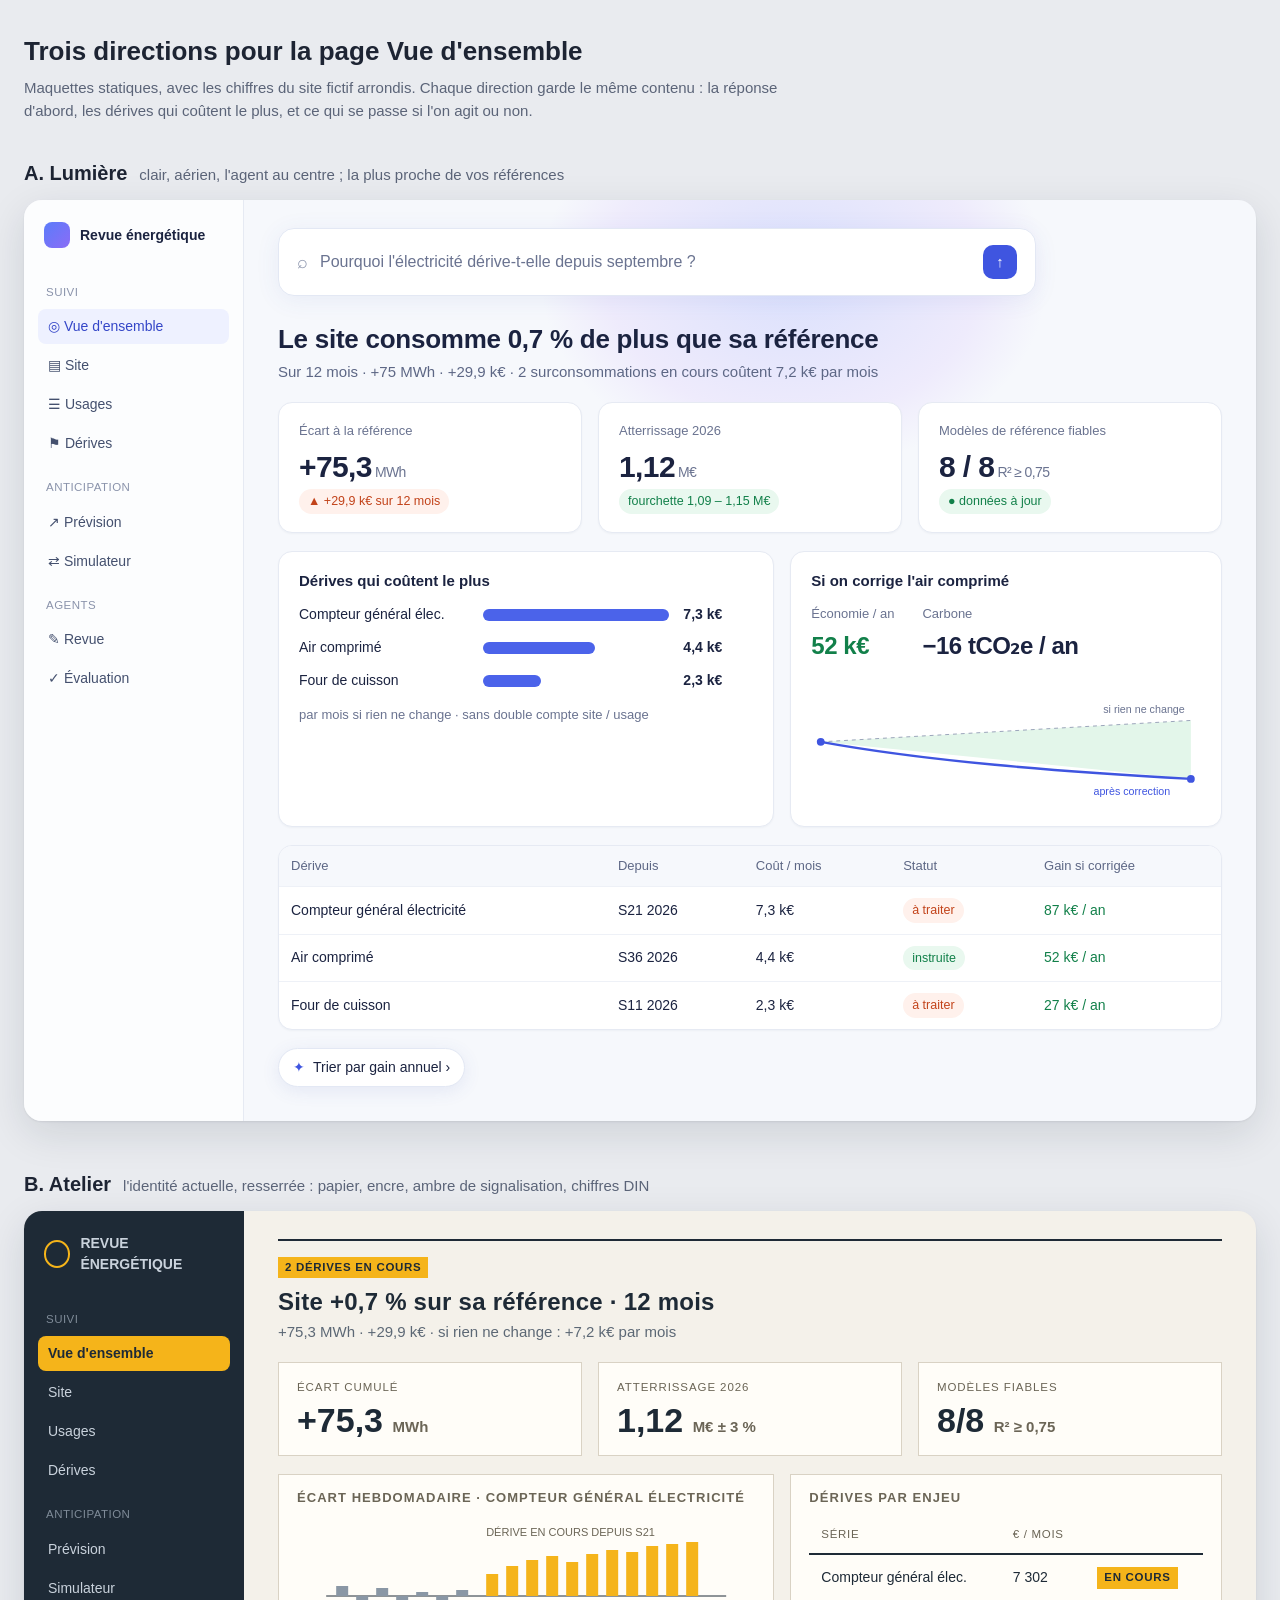
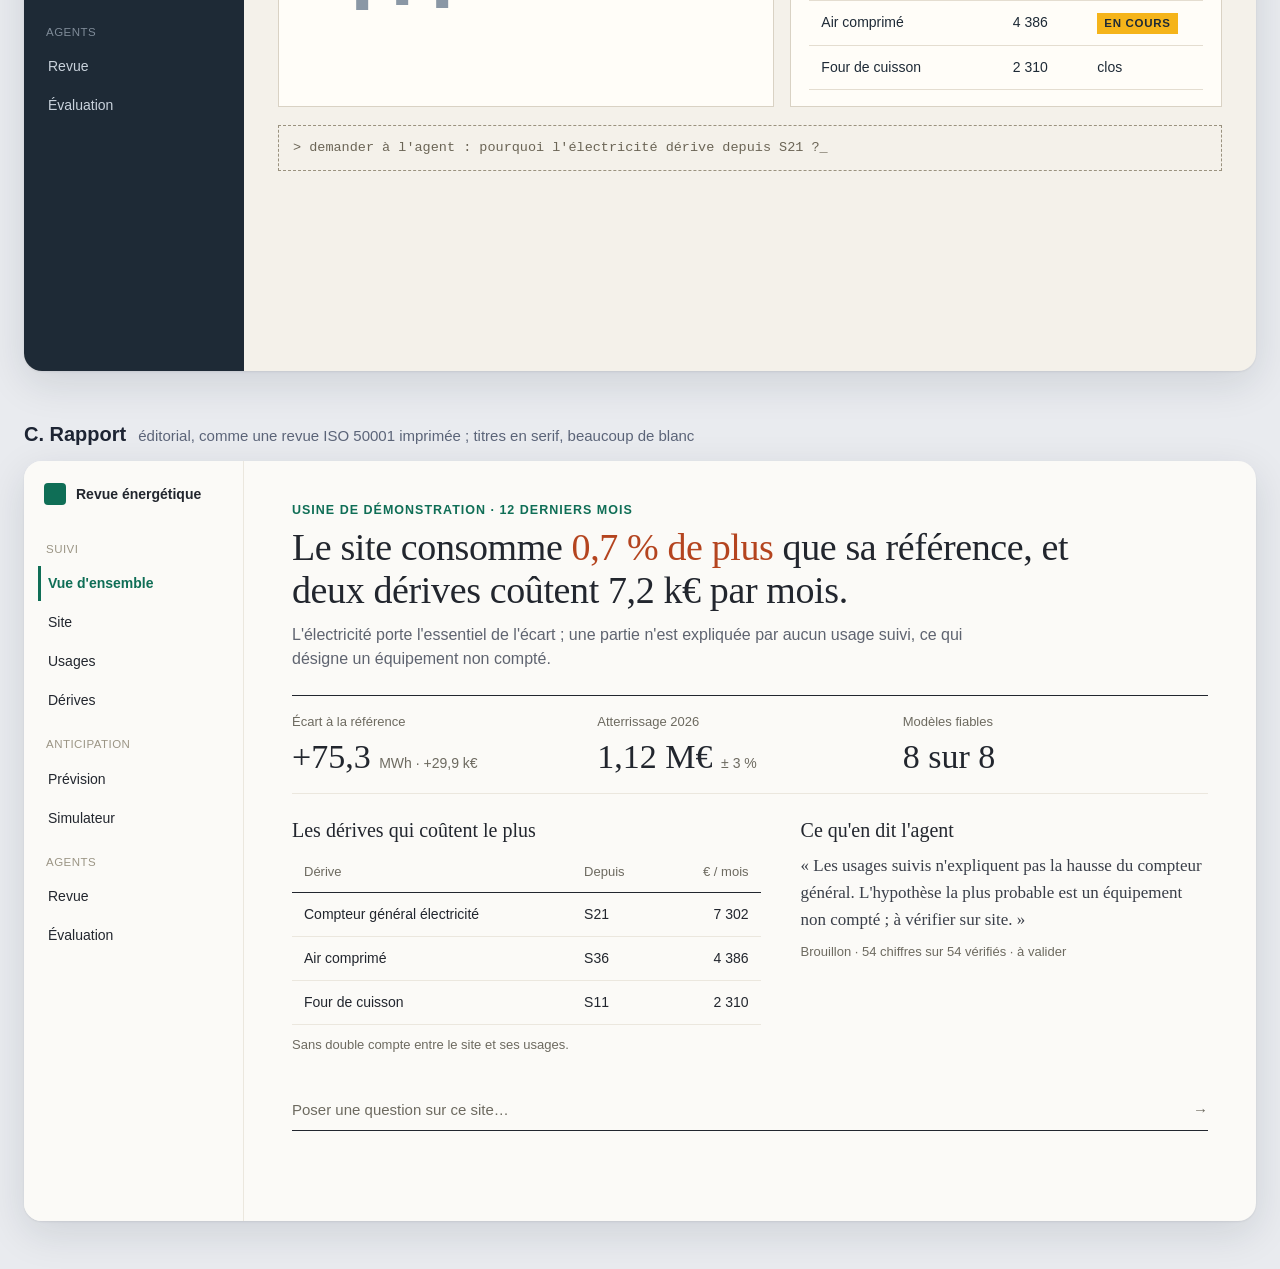
<file: docs/maquettes-design.html>
<!doctype html>
<html lang="fr">
<head>
<meta charset="utf-8">
<meta name="viewport" content="width=device-width, initial-scale=1">
<title>Maquettes design</title>
<style>
  body { margin: 0; background: #e9ebef; font: 15px/1.5 -apple-system, BlinkMacSystemFont, "Inter", "Segoe UI", Roboto, sans-serif; color: #1d2433; }
  .intro { max-width: 1240px; margin: 0 auto; padding: 32px 24px 8px; }
  .intro h1 { font-size: 26px; margin: 0 0 6px; font-weight: 600; }
  .intro p { margin: 0; color: #5b6478; max-width: 780px; }
  .planche { max-width: 1240px; margin: 28px auto 48px; padding: 0 24px; }
  .etiquette { display: flex; align-items: baseline; gap: 12px; margin: 0 0 12px; }
  .etiquette b { font-size: 20px; }
  .etiquette span { color: #5b6478; }
  .ecran { border-radius: 18px; overflow: hidden; box-shadow: 0 1px 2px rgba(20,30,50,.08), 0 12px 40px rgba(20,30,50,.12); display: grid; grid-template-columns: 220px minmax(0,1fr); min-height: 760px; }
  .nav { padding: 22px 14px; display: flex; flex-direction: column; gap: 4px; font-size: 14px; }
  .nav .logo { display: flex; align-items: center; gap: 10px; font-weight: 600; margin: 0 6px 18px; }
  .nav .groupe { font-size: 11.5px; letter-spacing: .04em; text-transform: uppercase; margin: 14px 8px 4px; }
  .nav a { display: flex; align-items: center; gap: 10px; padding: 7px 10px; border-radius: 8px; text-decoration: none; color: inherit; }
  .contenu { padding: 28px 34px 34px; display: flex; flex-direction: column; gap: 18px; }
  .grille { display: grid; gap: 16px; }
  .g3 { grid-template-columns: repeat(3, minmax(0,1fr)); }
  .g2 { grid-template-columns: minmax(0,1.15fr) minmax(0,1fr); }
  .barre { height: 12px; border-radius: 6px; }
  table { width: 100%; border-collapse: collapse; font-size: 14px; }
  th { text-align: left; font-weight: 500; padding: 10px 12px; font-size: 13px; }
  td { padding: 11px 12px; }
  svg text { font-family: inherit; }
  @media (max-width: 900px) { .ecran { grid-template-columns: 1fr; } .nav { display: none; } .g3, .g2 { grid-template-columns: 1fr; } }

  /* ---------- A. Lumière ---------- */
  .a { background: #f6f8fc; color: #1b2340; position: relative; }
  .a::before { content: ""; position: absolute; inset: -20% 10% auto 35%; height: 520px; background: radial-gradient(closest-side, rgba(120,140,255,.22), rgba(170,120,255,.10) 55%, transparent 75%); pointer-events: none; }
  .a .nav { background: rgba(255,255,255,.7); border-right: 1px solid #e6eaf3; position: relative; }
  .a .nav .groupe { color: #8a93ab; }
  .a .nav a { color: #44506e; }
  .a .nav a.actif { background: #eef1ff; color: #3446c8; font-weight: 500; }
  .a .marque { width: 26px; height: 26px; border-radius: 8px; background: linear-gradient(135deg,#5b7cfa,#8b6cf6); }
  .a .contenu { position: relative; }
  .a .demande { background: #fff; border: 1px solid #e3e8f4; border-radius: 16px; padding: 16px 18px; display: flex; gap: 12px; align-items: center; box-shadow: 0 4px 24px rgba(70,90,180,.08); max-width: 720px; }
  .a .demande .texte { flex: 1; color: #6a7390; font-size: 16px; }
  .a .envoyer { width: 34px; height: 34px; border-radius: 10px; background: #3f55e0; display: grid; place-items: center; color: #fff; }
  .a .titre { font-size: 26px; font-weight: 600; letter-spacing: -.01em; margin: 6px 0 0; }
  .a .sous { color: #5d6785; margin: 2px 0 0; }
  .a .carte { background: #fff; border: 1px solid #e6eaf3; border-radius: 14px; padding: 18px 20px; box-shadow: 0 1px 2px rgba(30,40,80,.04); }
  .a .lib { font-size: 13px; color: #6a7390; }
  .a .val { font-size: 30px; font-weight: 600; letter-spacing: -.02em; margin-top: 4px; }
  .a .val small { font-size: 14px; color: #6a7390; font-weight: 500; margin-left: 3px; }
  .a .pastille { display: inline-flex; align-items: center; gap: 6px; font-size: 12.5px; padding: 3px 9px; border-radius: 999px; }
  .a .rouge { background: #fff1ec; color: #c2431a; }
  .a .vert { background: #e9f8ef; color: #12804a; }
  .a .h { font-weight: 600; font-size: 15px; margin: 0 0 12px; }
  .a th { background: #f6f8fc; color: #5d6785; }
  .a td { border-top: 1px solid #eef1f7; }
  .a .eco { color: #12804a; font-weight: 500; }
  .a .puce { display: inline-flex; gap: 8px; align-items: center; background: #fff; border: 1px solid #e3e8f4; border-radius: 999px; padding: 8px 14px; font-size: 14px; box-shadow: 0 4px 18px rgba(70,90,180,.10); }

  /* ---------- B. Atelier ---------- */
  .b { background: #f4f1ea; color: #1e2a36; font-family: -apple-system, "Helvetica Neue", Arial, sans-serif; }
  .b .nav { background: #1e2a36; color: #c9d2dc; }
  .b .nav .groupe { color: #7f8b98; }
  .b .nav a.actif { background: #f5b41a; color: #1e2a36; font-weight: 600; }
  .b .marque { width: 24px; height: 24px; border: 2px solid #f5b41a; border-radius: 50%; }
  .b .titre { font: 600 24px/1.2 "DIN Alternate", "Bahnschrift", "Roboto Condensed", sans-serif; letter-spacing: .01em; margin: 0; }
  .b .sous { color: #5c6875; margin: 4px 0 0; }
  .b .regle { border-top: 2px solid #1e2a36; padding-top: 14px; }
  .b .carte { background: #fffdf8; border: 1px solid #d9d2c4; padding: 16px 18px; }
  .b .lib { font-size: 11.5px; text-transform: uppercase; letter-spacing: .08em; color: #6b6556; }
  .b .val { font: 600 34px/1.1 "DIN Alternate", "Bahnschrift", "Roboto Condensed", sans-serif; margin-top: 6px; }
  .b .val small { font-size: 15px; color: #6b6556; }
  .b .signal { display: inline-block; background: #f5b41a; color: #1e2a36; font-size: 11.5px; font-weight: 700; padding: 2px 7px; text-transform: uppercase; letter-spacing: .06em; }
  .b .h { font: 600 13px/1 -apple-system, sans-serif; text-transform: uppercase; letter-spacing: .08em; margin: 0 0 12px; color: #6b6556; }
  .b th { border-bottom: 2px solid #1e2a36; font-size: 11.5px; text-transform: uppercase; letter-spacing: .06em; color: #6b6556; }
  .b td { border-bottom: 1px solid #e4ddd0; font-variant-numeric: tabular-nums; }
  .b .demande { border: 1px dashed #9a927f; padding: 12px 14px; color: #6b6556; font-family: "SF Mono", Menlo, monospace; font-size: 13.5px; }

  /* ---------- C. Rapport ---------- */
  .c { background: #fbfaf7; color: #22262e; }
  .c .nav { background: #fbfaf7; border-right: 1px solid #ebe7de; }
  .c .nav .groupe { color: #9b9585; }
  .c .nav a.actif { color: #0f6e56; font-weight: 600; box-shadow: inset 3px 0 0 #0f6e56; border-radius: 0; }
  .c .marque { width: 22px; height: 22px; background: #0f6e56; border-radius: 4px; }
  .c .surtitre { font-size: 12.5px; letter-spacing: .08em; text-transform: uppercase; color: #0f6e56; font-weight: 600; }
  .c .titre { font: 500 38px/1.15 "New York", "Iowan Old Style", Georgia, serif; letter-spacing: -.01em; margin: 6px 0 0; max-width: 820px; }
  .c .titre em { font-style: normal; color: #b4441f; }
  .c .sous { color: #5f6470; margin: 10px 0 0; max-width: 720px; font-size: 16px; }
  .c .chiffres { display: grid; grid-template-columns: repeat(3, minmax(0,1fr)); border-top: 1px solid #22262e; border-bottom: 1px solid #ebe7de; }
  .c .chiffres > div { padding: 16px 18px 18px 0; }
  .c .lib { font-size: 13px; color: #6d6a60; }
  .c .val { font: 500 34px/1.1 "New York", Georgia, serif; margin-top: 6px; }
  .c .val small { font: 14px -apple-system, sans-serif; color: #6d6a60; }
  .c .h { font: 500 20px/1.2 "New York", Georgia, serif; margin: 0 0 10px; }
  .c th { color: #6d6a60; border-bottom: 1px solid #22262e; font-size: 13px; }
  .c td { border-bottom: 1px solid #ebe7de; }
  .c .note { font-size: 13px; color: #6d6a60; }
  .c .demande { border-bottom: 1px solid #22262e; padding: 8px 0; color: #6d6a60; display: flex; justify-content: space-between; font-size: 15px; }
</style>
</head>
<body>

<div class="intro">
  <h1>Trois directions pour la page Vue d'ensemble</h1>
  <p>Maquettes statiques, avec les chiffres du site fictif arrondis. Chaque direction garde le même contenu : la réponse d'abord, les dérives qui coûtent le plus, et ce qui se passe si l'on agit ou non.</p>
</div>

<!-- ======================= A ======================= -->
<section class="planche">
  <div class="etiquette"><b>A. Lumière</b><span>clair, aérien, l'agent au centre ; la plus proche de vos références</span></div>
  <div class="ecran a">
    <nav class="nav">
      <div class="logo"><span class="marque"></span>Revue énergétique</div>
      <div class="groupe">Suivi</div>
      <a class="actif" href="#">◎ Vue d'ensemble</a><a href="#">▤ Site</a><a href="#">☰ Usages</a><a href="#">⚑ Dérives</a>
      <div class="groupe">Anticipation</div>
      <a href="#">↗ Prévision</a><a href="#">⇄ Simulateur</a>
      <div class="groupe">Agents</div>
      <a href="#">✎ Revue</a><a href="#">✓ Évaluation</a>
    </nav>
    <main class="contenu">
      <div class="demande"><span style="font-size:18px;color:#8a93ab">⌕</span><span class="texte">Pourquoi l'électricité dérive-t-elle depuis septembre ?</span><span class="envoyer">↑</span></div>
      <div>
        <p class="titre">Le site consomme 0,7 % de plus que sa référence</p>
        <p class="sous">Sur 12 mois · +75 MWh · +29,9 k€ · 2 surconsommations en cours coûtent 7,2 k€ par mois</p>
      </div>
      <div class="grille g3">
        <div class="carte"><div class="lib">Écart à la référence</div><div class="val">+75,3<small>MWh</small></div><span class="pastille rouge">▲ +29,9 k€ sur 12 mois</span></div>
        <div class="carte"><div class="lib">Atterrissage 2026</div><div class="val">1,12<small>M€</small></div><span class="pastille vert">fourchette 1,09 – 1,15 M€</span></div>
        <div class="carte"><div class="lib">Modèles de référence fiables</div><div class="val">8 / 8<small>R² ≥ 0,75</small></div><span class="pastille vert">● données à jour</span></div>
      </div>
      <div class="grille g2">
        <div class="carte">
          <p class="h">Dérives qui coûtent le plus</p>
          <div style="display:grid;grid-template-columns:170px 1fr 70px;gap:12px 14px;align-items:center;font-size:14px">
            <span>Compteur général élec.</span><div class="barre" style="background:#4b63ea;width:100%"></div><b>7,3 k€</b>
            <span>Air comprimé</span><div class="barre" style="background:#4b63ea;width:60%"></div><b>4,4 k€</b>
            <span>Four de cuisson</span><div class="barre" style="background:#4b63ea;width:31%"></div><b>2,3 k€</b>
          </div>
          <p style="margin:14px 0 0;font-size:13px;color:#6a7390">par mois si rien ne change · sans double compte site / usage</p>
        </div>
        <div class="carte">
          <p class="h">Si on corrige l'air comprimé</p>
          <div style="display:flex;gap:28px;margin-bottom:8px"><div><div class="lib">Économie / an</div><div class="val" style="font-size:24px;color:#12804a">52 k€</div></div><div><div class="lib">Carbone</div><div class="val" style="font-size:24px">−16 tCO₂e / an</div></div></div>
          <svg viewBox="0 0 400 130" width="100%" height="130" aria-hidden="true">
            <path d="M10 70 L390 48 L390 108 L10 70 Z" fill="#e3f6ea"/>
            <path d="M10 70 L390 48" stroke="#9aa3ba" stroke-dasharray="4 4" fill="none"/>
            <path d="M10 70 C 120 90, 250 100, 390 108" stroke="#3f55e0" stroke-width="2.5" fill="none"/>
            <circle cx="10" cy="70" r="4" fill="#3f55e0"/><circle cx="390" cy="108" r="4" fill="#3f55e0"/>
            <text x="300" y="40" font-size="11" fill="#6a7390">si rien ne change</text>
            <text x="290" y="125" font-size="11" fill="#3f55e0">après correction</text>
          </svg>
        </div>
      </div>
      <div class="carte" style="padding:0;overflow:hidden">
        <table><tr><th>Dérive</th><th>Depuis</th><th>Coût / mois</th><th>Statut</th><th>Gain si corrigée</th></tr>
          <tr><td>Compteur général électricité</td><td>S21 2026</td><td>7,3 k€</td><td><span class="pastille rouge">à traiter</span></td><td class="eco">87 k€ / an</td></tr>
          <tr><td>Air comprimé</td><td>S36 2026</td><td>4,4 k€</td><td><span class="pastille vert">instruite</span></td><td class="eco">52 k€ / an</td></tr>
          <tr><td>Four de cuisson</td><td>S11 2026</td><td>2,3 k€</td><td><span class="pastille rouge">à traiter</span></td><td class="eco">27 k€ / an</td></tr>
        </table>
      </div>
      <div><span class="puce"><span style="color:#3f55e0">✦</span>Trier par gain annuel ›</span></div>
    </main>
  </div>
</section>

<!-- ======================= B ======================= -->
<section class="planche">
  <div class="etiquette"><b>B. Atelier</b><span>l'identité actuelle, resserrée : papier, encre, ambre de signalisation, chiffres DIN</span></div>
  <div class="ecran b">
    <nav class="nav">
      <div class="logo"><span class="marque"></span>REVUE ÉNERGÉTIQUE</div>
      <div class="groupe">Suivi</div>
      <a class="actif" href="#">Vue d'ensemble</a><a href="#">Site</a><a href="#">Usages</a><a href="#">Dérives</a>
      <div class="groupe">Anticipation</div>
      <a href="#">Prévision</a><a href="#">Simulateur</a>
      <div class="groupe">Agents</div>
      <a href="#">Revue</a><a href="#">Évaluation</a>
    </nav>
    <main class="contenu">
      <div class="regle">
        <span class="signal">2 dérives en cours</span>
        <p class="titre" style="margin-top:10px">Site +0,7 % sur sa référence · 12 mois</p>
        <p class="sous">+75,3 MWh · +29,9 k€ · si rien ne change : +7,2 k€ par mois</p>
      </div>
      <div class="grille g3">
        <div class="carte"><div class="lib">Écart cumulé</div><div class="val">+75,3 <small>MWh</small></div></div>
        <div class="carte"><div class="lib">Atterrissage 2026</div><div class="val">1,12 <small>M€ ± 3 %</small></div></div>
        <div class="carte"><div class="lib">Modèles fiables</div><div class="val">8/8 <small>R² ≥ 0,75</small></div></div>
      </div>
      <div class="grille g2">
        <div class="carte">
          <p class="h">Écart hebdomadaire · compteur général électricité</p>
          <svg viewBox="0 0 400 150" width="100%" height="150" aria-hidden="true">
            <line x1="0" y1="80" x2="400" y2="80" stroke="#1e2a36"/>
            <g fill="#8a97a5"><rect x="10" y="70" width="12" height="10"/><rect x="30" y="80" width="12" height="14"/><rect x="50" y="72" width="12" height="8"/><rect x="70" y="80" width="12" height="9"/><rect x="90" y="76" width="12" height="4"/><rect x="110" y="80" width="12" height="12"/><rect x="130" y="74" width="12" height="6"/></g>
            <g fill="#f5b41a"><rect x="160" y="58" width="12" height="22"/><rect x="180" y="50" width="12" height="30"/><rect x="200" y="44" width="12" height="36"/><rect x="220" y="40" width="12" height="40"/><rect x="240" y="46" width="12" height="34"/><rect x="260" y="38" width="12" height="42"/><rect x="280" y="34" width="12" height="46"/><rect x="300" y="36" width="12" height="44"/><rect x="320" y="30" width="12" height="50"/><rect x="340" y="28" width="12" height="52"/><rect x="360" y="26" width="12" height="54"/></g>
            <text x="160" y="20" font-size="11" fill="#6b6556">DÉRIVE EN COURS DEPUIS S21</text>
          </svg>
        </div>
        <div class="carte">
          <p class="h">Dérives par enjeu</p>
          <table><tr><th>Série</th><th>€ / mois</th><th></th></tr>
            <tr><td>Compteur général élec.</td><td>7 302</td><td><span class="signal">en cours</span></td></tr>
            <tr><td>Air comprimé</td><td>4 386</td><td><span class="signal">en cours</span></td></tr>
            <tr><td>Four de cuisson</td><td>2 310</td><td>clos</td></tr>
          </table>
        </div>
      </div>
      <div class="demande">&gt; demander à l'agent : pourquoi l'électricité dérive depuis S21 ?_</div>
    </main>
  </div>
</section>

<!-- ======================= C ======================= -->
<section class="planche">
  <div class="etiquette"><b>C. Rapport</b><span>éditorial, comme une revue ISO 50001 imprimée ; titres en serif, beaucoup de blanc</span></div>
  <div class="ecran c">
    <nav class="nav">
      <div class="logo"><span class="marque"></span>Revue énergétique</div>
      <div class="groupe">Suivi</div>
      <a class="actif" href="#">Vue d'ensemble</a><a href="#">Site</a><a href="#">Usages</a><a href="#">Dérives</a>
      <div class="groupe">Anticipation</div>
      <a href="#">Prévision</a><a href="#">Simulateur</a>
      <div class="groupe">Agents</div>
      <a href="#">Revue</a><a href="#">Évaluation</a>
    </nav>
    <main class="contenu" style="gap:24px;padding:40px 48px">
      <div>
        <div class="surtitre">Usine de démonstration · 12 derniers mois</div>
        <p class="titre">Le site consomme <em>0,7 % de plus</em> que sa référence, et deux dérives coûtent 7,2 k€ par mois.</p>
        <p class="sous">L'électricité porte l'essentiel de l'écart ; une partie n'est expliquée par aucun usage suivi, ce qui désigne un équipement non compté.</p>
      </div>
      <div class="chiffres">
        <div><div class="lib">Écart à la référence</div><div class="val">+75,3 <small>MWh · +29,9 k€</small></div></div>
        <div><div class="lib">Atterrissage 2026</div><div class="val">1,12 M€ <small>± 3 %</small></div></div>
        <div><div class="lib">Modèles fiables</div><div class="val">8 sur 8</div></div>
      </div>
      <div class="grille g2" style="gap:40px">
        <div>
          <p class="h">Les dérives qui coûtent le plus</p>
          <table><tr><th>Dérive</th><th>Depuis</th><th style="text-align:right">€ / mois</th></tr>
            <tr><td>Compteur général électricité</td><td>S21</td><td style="text-align:right">7 302</td></tr>
            <tr><td>Air comprimé</td><td>S36</td><td style="text-align:right">4 386</td></tr>
            <tr><td>Four de cuisson</td><td>S11</td><td style="text-align:right">2 310</td></tr>
          </table>
          <p class="note" style="margin-top:10px">Sans double compte entre le site et ses usages.</p>
        </div>
        <div>
          <p class="h">Ce qu'en dit l'agent</p>
          <p style="margin:0;font: 17px/1.6 'New York', Georgia, serif;color:#3a3f49">« Les usages suivis n'expliquent pas la hausse du compteur général. L'hypothèse la plus probable est un équipement non compté ; à vérifier sur site. »</p>
          <p class="note" style="margin-top:8px">Brouillon · 54 chiffres sur 54 vérifiés · à valider</p>
        </div>
      </div>
      <div class="demande"><span>Poser une question sur ce site…</span><span>→</span></div>
    </main>
  </div>
</section>

</body>
</html>
</file>
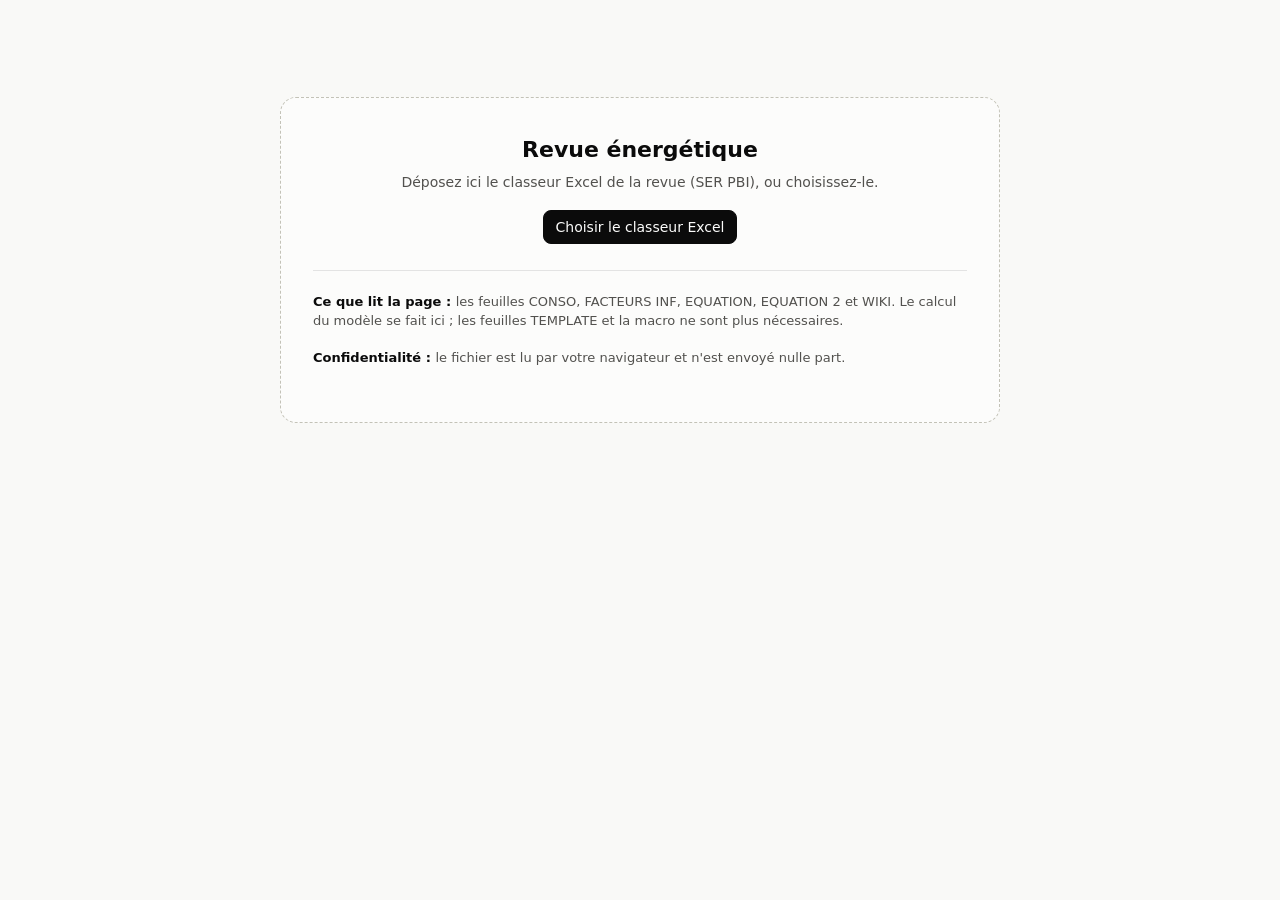
<file: livrables/Tableau de bord revue énergétique.html>
<!doctype html>
<html lang="fr">
<head>
<meta charset="utf-8">
<meta name="viewport" content="width=device-width, initial-scale=1">
<title>Revue énergétique</title>
<style>
:root {
  color-scheme: light;
  --plan: #f9f9f7; --surface: #fcfcfb; --encre: #0b0b0b; --encre2: #52514e; --muet: #898781;
  --grille: #e1e0d9; --axe: #c3c2b7; --bord: rgba(11,11,11,.10); --voile: rgba(11,11,11,.05);
  --s1: #2a78d6; --s2: #eb6834; --s3: #1baf7a; --s4: #eda100; --s5: #e87ba4; --s6: #008300; --s7: #6250d6; --s8: #e34948;
  --plus: #e34948; --moins: #2a78d6; --contexte: #52514e; --neutre: #c3c2b7;
  --bon: #0ca30c; --critique: #d03b3b; --alerte: #fab219;
}
@media (prefers-color-scheme: dark) {
  :root {
    color-scheme: dark;
    --plan: #0d0d0d; --surface: #1a1a19; --encre: #f0efec; --encre2: #c3c2b7; --muet: #898781;
    --grille: #2c2c2a; --axe: #383835; --bord: rgba(255,255,255,.10); --voile: rgba(255,255,255,.06);
    --s1: #3987e5; --s2: #d95926; --s3: #199e70; --s4: #c98500; --s5: #d55181; --s6: #0ca30c; --s7: #9085e9; --s8: #e66767;
    --plus: #e66767; --moins: #3987e5; --contexte: #c3c2b7; --neutre: #52514e;
  }
}
* { box-sizing: border-box; }
html, body { margin: 0; }
body { background: var(--plan); color: var(--encre); font: 14px/1.45 system-ui, -apple-system, "Segoe UI", sans-serif; }
button, select, input { font: inherit; color: inherit; }
a { color: inherit; }
.page { max-width: 1320px; margin: 0 auto; padding: 16px 20px 48px; }

/* En-tête */
.entete { display: flex; flex-wrap: wrap; align-items: center; gap: 8px 16px; margin-bottom: 12px; }
.entete h1 { font-size: 18px; font-weight: 650; margin: 0; }
.entete .fichier { color: var(--encre2); font-size: 13px; }
.entete .espace { flex: 1; }
.btn { border: 1px solid var(--bord); background: var(--surface); border-radius: 8px; padding: 6px 12px; cursor: pointer; text-decoration: none; display: inline-block; }
.btn:hover { background: var(--voile); }
.btn.principal { background: var(--encre); color: var(--surface); border-color: var(--encre); }
.btn.principal:hover { opacity: .88; background: var(--encre); }
.badge { font-size: 12px; color: var(--encre2); border: 1px solid var(--bord); border-radius: 999px; padding: 2px 10px; }

/* Onglets */
.onglets { display: flex; flex-wrap: wrap; gap: 2px; border-bottom: 1px solid var(--bord); margin-bottom: 14px; }
.onglets button { border: 0; background: none; padding: 9px 14px; cursor: pointer; color: var(--encre2); border-bottom: 2px solid transparent; margin-bottom: -1px; }
.onglets button:hover { color: var(--encre); }
.onglets button[aria-selected="true"] { color: var(--encre); font-weight: 600; border-bottom-color: var(--encre); }

/* Filtres */
.filtres { display: flex; flex-wrap: wrap; align-items: flex-end; gap: 10px 18px; margin-bottom: 14px; }
.filtre { display: flex; flex-direction: column; gap: 4px; }
.filtre > span { font-size: 11px; color: var(--muet); text-transform: uppercase; letter-spacing: .04em; }
.segments { display: inline-flex; border: 1px solid var(--bord); border-radius: 8px; overflow: hidden; background: var(--surface); }
.segments button { border: 0; background: none; padding: 6px 11px; cursor: pointer; color: var(--encre2); }
.segments button + button { border-left: 1px solid var(--bord); }
.segments button:hover { background: var(--voile); }
.segments button[aria-pressed="true"] { background: var(--encre); color: var(--surface); }
select, input[type="date"] { border: 1px solid var(--bord); background: var(--surface); border-radius: 8px; padding: 6px 8px; max-width: 280px; }
.dates { display: inline-flex; align-items: center; gap: 6px; color: var(--encre2); }

/* Tuiles */
.tuiles { display: grid; grid-template-columns: repeat(auto-fit, minmax(170px, 1fr)); gap: 10px; margin-bottom: 14px; }
.tuile { background: var(--surface); border: 1px solid var(--bord); border-radius: 12px; padding: 12px 14px; min-width: 0; }
.tuile .lib { font-size: 12px; color: var(--encre2); }
.tuile .val { font-size: 24px; font-weight: 620; line-height: 1.2; margin-top: 2px; overflow-wrap: anywhere; }
.tuile .det { font-size: 12px; color: var(--encre2); margin-top: 2px; }
.tuile.hero .val { font-size: 48px; }
.fleche { display: inline-block; font-size: 11px; margin-right: 4px; }
.fleche.plus { color: var(--critique); } .fleche.moins { color: var(--bon); }

/* Cartes */
.grille { display: grid; grid-template-columns: repeat(12, minmax(0, 1fr)); gap: 12px; }
.carte { grid-column: span 12; background: var(--surface); border: 1px solid var(--bord); border-radius: 12px; padding: 14px 16px 12px; min-width: 0; }
.carte.demi { grid-column: span 6; }
@media (max-width: 900px) { .carte.demi { grid-column: span 12; } }
.carte-tete { display: flex; align-items: baseline; gap: 12px; margin-bottom: 6px; }
.carte-tete h2 { font-size: 14px; font-weight: 620; margin: 0; flex: 1; }
.carte-tete .sous { display: block; font-size: 12px; font-weight: 400; color: var(--encre2); margin-top: 2px; }
.lien { border: 0; background: none; padding: 0; color: var(--encre2); cursor: pointer; text-decoration: underline; text-underline-offset: 2px; font-size: 12px; white-space: nowrap; }
.lien:hover { color: var(--encre); }
.legende { display: flex; flex-wrap: wrap; gap: 4px 16px; font-size: 12px; color: var(--encre2); margin: 2px 0 6px; }
.legende span { display: inline-flex; align-items: center; gap: 6px; }
.cle-ligne { width: 16px; height: 2px; border-radius: 1px; display: inline-block; }
.cle-bloc { width: 10px; height: 10px; border-radius: 3px; display: inline-block; }
.cle-bande { width: 16px; height: 10px; border-radius: 2px; display: inline-block; opacity: .22; }
.zone { position: relative; width: 100%; }
.zone svg { display: block; width: 100%; overflow: visible; }
svg text { font: 11px system-ui, -apple-system, "Segoe UI", sans-serif; fill: var(--muet); font-variant-numeric: tabular-nums; }
svg text.fin { fill: var(--encre2); font-size: 12px; }
svg text.titre-axe { fill: var(--encre2); }
.vide { color: var(--encre2); padding: 28px 8px; text-align: center; }

/* Tableaux */
.table-defile { max-height: 340px; overflow: auto; border: 1px solid var(--bord); border-radius: 8px; }
table { border-collapse: collapse; width: 100%; font-size: 12.5px; font-variant-numeric: tabular-nums; }
th, td { padding: 5px 10px; text-align: right; border-bottom: 1px solid var(--grille); white-space: nowrap; }
th:first-child, td:first-child { text-align: left; }
thead th { position: sticky; top: 0; background: var(--surface); color: var(--encre2); font-weight: 600; }

/* Barres classées et jauges */
.rangs { display: grid; grid-template-columns: minmax(120px, 34%) 1fr auto; gap: 8px 12px; align-items: center; font-size: 13px; }
.rangs .nom { overflow: hidden; text-overflow: ellipsis; white-space: nowrap; }
.rangs .piste { height: 12px; background: var(--voile); border-radius: 0 4px 4px 0; position: relative; }
.rangs .barre { position: absolute; left: 0; top: 0; bottom: 0; border-radius: 0 4px 4px 0; min-width: 2px; }
.rangs .chiffre { text-align: right; font-variant-numeric: tabular-nums; white-space: nowrap; }
.rangs .chiffre small { color: var(--encre2); margin-left: 6px; }
.rangs .ligne { display: contents; }
.rangs .ligne:hover .barre { filter: brightness(1.12); }

/* Barre segmentée */
.segbarre { display: flex; gap: 2px; height: 28px; margin: 6px 0 8px; }
.segbarre div { border-radius: 4px; min-width: 3px; display: flex; align-items: center; padding: 0 8px; color: #fff; font-size: 12px; font-weight: 600; white-space: nowrap; overflow: hidden; }
.segbarre div.sombre { color: #0b0b0b; }
.segbarre div:hover { filter: brightness(1.1); }

/* Bandeau d'alertes */
.alertes { background: var(--surface); border: 1px solid var(--bord); border-left: 3px solid var(--alerte); border-radius: 8px; padding: 8px 12px; margin-bottom: 14px; font-size: 13px; }
.alertes summary { cursor: pointer; }
.alertes ul { margin: 6px 0 2px; padding-left: 20px; color: var(--encre2); }

/* Accueil */
.accueil { max-width: 720px; margin: 9vh auto 0; background: var(--surface); border: 1px dashed var(--axe); border-radius: 16px; padding: 36px 32px; text-align: center; }
.accueil.survol { border-color: var(--s1); background: var(--voile); }
.accueil h1 { font-size: 22px; margin: 0 0 6px; }
.accueil p { color: var(--encre2); margin: 6px 0 18px; }
.accueil .aide { text-align: left; font-size: 13px; color: var(--encre2); margin-top: 26px; border-top: 1px solid var(--bord); padding-top: 16px; }
.accueil .aide b { color: var(--encre); }
.erreur { color: var(--critique); margin-top: 14px; font-weight: 600; }

/* Infobulle */
.tip { position: fixed; z-index: 10; pointer-events: none; background: var(--surface); border: 1px solid var(--bord); border-radius: 8px; box-shadow: 0 6px 24px rgba(0,0,0,.16); padding: 8px 10px; font-size: 12.5px; max-width: 320px; }
.tip .t { color: var(--encre2); margin-bottom: 4px; }
.tip .l { display: flex; align-items: center; gap: 8px; }
.tip .l b { font-variant-numeric: tabular-nums; }
.tip .l span.n { color: var(--encre2); }

.arbo-energie { display: flex; align-items: center; gap: 8px; }
.note { font-size: 12px; color: var(--encre2); margin-top: 8px; }
.note.attention::before { content: "⚠ "; color: var(--alerte); }
@media print { .filtres, .onglets, .entete .btn, .lien { display: none !important; } body { background: #fff; } }
</style>
</head>
<body>
<div class="page" id="app"></div>
<div class="tip" id="tip" hidden></div>
<script id="donnees-figees" type="application/json"></script>
<script>
"use strict";
/* ============================================================================
   Tableau de bord de revue énergétique (ISO 50001)
   Un seul fichier, sans dépendance : il lit le classeur Excel dans le navigateur
   (feuilles CONSO, FACTEURS INF, EQUATION, EQUATION 2, WIKI), refait le calcul
   de la macro et affiche les pages. Aucune donnée ne quitte le poste.
   ============================================================================ */

/* ---- Réglages à adapter ---------------------------------------------------- */
const LIENS = [];   // liens vers l'intranet de l'entreprise retirés de la version publique
const FEUILLES_REQUISES = ["CONSO", "FACTEURS INF", "EQUATION", "WIKI"];
const FEUILLES_LUES = ["CONSO", "FACTEURS INF", "EQUATION", "EQUATION 2", "WIKI"];
const JOUR = 864e5;
const MOIS = ["janv.", "févr.", "mars", "avr.", "mai", "juin", "juil.", "août", "sept.", "oct.", "nov.", "déc."];
const RANG = { day: 0, week: 1, month: 2, year: 3 };
const NOM_PAS = { day: "jour", week: "semaine", month: "mois", year: "année" };
const COULEURS = ["var(--s1)", "var(--s2)", "var(--s3)", "var(--s4)", "var(--s5)", "var(--s6)", "var(--s7)", "var(--s8)"];

/* ---- Petits outils DOM ----------------------------------------------------- */
function h(balise, attrs, ...enfants) {
  const e = document.createElement(balise);
  poser(e, attrs, enfants);
  return e;
}
function s(balise, attrs, ...enfants) {
  const e = document.createElementNS("http://www.w3.org/2000/svg", balise);
  poser(e, attrs, enfants);
  return e;
}
function poser(e, attrs, enfants) {
  for (const k in (attrs || {})) {
    const v = attrs[k];
    if (v == null || v === false) continue;
    if (k.startsWith("on")) e.addEventListener(k.slice(2), v);
    else e.setAttribute(k, v === true ? "" : v);
  }
  for (const c of enfants.flat()) {
    if (c == null || c === false) continue;
    e.append(c instanceof Node ? c : document.createTextNode(String(c)));
  }
}

/* ---- Formats --------------------------------------------------------------- */
const nf = (v, d = 1) => v.toLocaleString("fr-FR", { maximumFractionDigits: d, minimumFractionDigits: 0 });
function uniteEnergie(maxAbs) {
  if (maxAbs >= 1e9) return { div: 1e9, nom: "GWh" };
  if (maxAbs >= 1e6) return { div: 1e6, nom: "MWh" };
  if (maxAbs >= 1e3) return { div: 1e3, nom: "kWh" };
  return { div: 1, nom: "Wh" };
}
function fmtEnergie(wh, signe) {
  if (wh == null || !isFinite(wh)) return "–";
  const u = uniteEnergie(Math.abs(wh));
  const a = Math.abs(wh) / u.div;
  const txt = nf(a, a >= 100 ? 0 : a >= 10 ? 1 : 2) + " " + u.nom;
  return (wh < 0 ? "−" : signe && wh > 0 ? "+" : "") + txt;
}
function fmtPct(v, signe) {
  if (v == null || !isFinite(v)) return "–";
  return (v < 0 ? "−" : signe && v > 0 ? "+" : "") + nf(Math.abs(v) * 100, 1) + " %";
}
const fmtDate = t => { const d = new Date(t); return String(d.getUTCDate()).padStart(2, "0") + "/" + String(d.getUTCMonth() + 1).padStart(2, "0") + "/" + d.getUTCFullYear(); };
const isoJour = t => new Date(t).toISOString().slice(0, 10);

/* ============================================================================
   1. Lecture du classeur Excel (.xlsx / .xlsm = archive ZIP de fichiers XML)
   ============================================================================ */
async function lireZip(buf) {
  const dv = new DataView(buf), u8 = new Uint8Array(buf);
  let fin = -1;
  for (let i = buf.byteLength - 22; i >= Math.max(0, buf.byteLength - 66000); i--) {
    if (dv.getUint32(i, true) === 0x06054b50) { fin = i; break; }
  }
  if (fin < 0) throw new Error("Ce fichier n'est pas un classeur Excel .xlsx ou .xlsm (un ancien .xls doit être réenregistré en .xlsx).");
  const nb = dv.getUint16(fin + 10, true);
  let p = dv.getUint32(fin + 16, true);
  const dec = new TextDecoder("utf-8"), entrees = new Map();
  for (let k = 0; k < nb && p + 46 <= buf.byteLength; k++) {
    if (dv.getUint32(p, true) !== 0x02014b50) break;
    const methode = dv.getUint16(p + 10, true), taille = dv.getUint32(p + 20, true);
    const lNom = dv.getUint16(p + 28, true), lExtra = dv.getUint16(p + 30, true), lCom = dv.getUint16(p + 32, true);
    const local = dv.getUint32(p + 42, true);
    entrees.set(dec.decode(u8.subarray(p + 46, p + 46 + lNom)), { methode, taille, local });
    p += 46 + lNom + lExtra + lCom;
  }
  return async function texte(nom) {
    const e = entrees.get(nom);
    if (!e) return null;
    const debut = e.local + 30 + dv.getUint16(e.local + 26, true) + dv.getUint16(e.local + 28, true);
    const brut = u8.subarray(debut, debut + e.taille);
    if (e.methode === 0) return dec.decode(brut);
    if (e.methode !== 8) throw new Error("Compression du classeur non prise en charge.");
    if (typeof DecompressionStream === "undefined") throw new Error("Ce navigateur est trop ancien pour lire le classeur. Utilisez une version récente de Chrome, Edge, Firefox ou Safari.");
    const flux = new Blob([brut]).stream().pipeThrough(new DecompressionStream("deflate-raw"));
    return await new Response(flux).text();
  };
}
const cleFeuille = nom => String(nom).trim().toUpperCase().replace(/\s+/g, " ");

async function lireClasseur(buf) {
  const texte = await lireZip(buf);
  const xml = async nom => { const t = await texte(nom); return t == null ? null : new DOMParser().parseFromString(t, "application/xml"); };
  const balises = (doc, nom) => doc.getElementsByTagNameNS("*", nom);
  const wb = await xml("xl/workbook.xml");
  const rels = await xml("xl/_rels/workbook.xml.rels");
  if (!wb || !rels) throw new Error("Classeur illisible : structure Excel introuvable.");
  const cible = {};
  for (const r of balises(rels, "Relationship")) cible[r.getAttribute("Id")] = r.getAttribute("Target");
  const pr = balises(wb, "workbookPr")[0];
  const d1904 = !!pr && ["1", "true"].includes(pr.getAttribute("date1904"));
  const chaines = [];
  const sst = await xml("xl/sharedStrings.xml");
  if (sst) for (const si of balises(sst, "si")) {
    let t = "";
    for (const n of si.getElementsByTagNameNS("*", "t")) if (n.parentNode.localName !== "rPh") t += n.textContent;
    chaines.push(t);
  }
  const grilles = {}, presentes = [];
  for (const sh of balises(wb, "sheet")) {
    const cle = cleFeuille(sh.getAttribute("name"));
    presentes.push(sh.getAttribute("name"));
    if (!FEUILLES_LUES.includes(cle)) continue;
    const rid = sh.getAttribute("r:id") || sh.getAttributeNS("http://schemas.openxmlformats.org/officeDocument/2006/relationships", "id");
    let chemin = cible[rid];
    if (!chemin) continue;
    chemin = chemin.startsWith("/") ? chemin.slice(1) : "xl/" + chemin;
    const doc = await xml(chemin);
    if (doc) grilles[cle] = lireGrille(doc, chaines);
  }
  const manquantes = FEUILLES_REQUISES.filter(f => !grilles[f]);
  if (manquantes.length) throw new Error("Feuille(s) introuvable(s) dans le classeur : " + manquantes.join(", ") + ". Feuilles présentes : " + presentes.join(", ") + ".");
  return { grilles, d1904 };
}

/* Grille g[ligne][colonne], indices à partir de 1, valeurs = nombres, textes ou booléens. */
function lireGrille(doc, chaines) {
  const g = [];
  for (const c of doc.getElementsByTagNameNS("*", "c")) {
    const m = /^([A-Z]+)(\d+)$/.exec(c.getAttribute("r") || "");
    if (!m) continue;
    let col = 0;
    for (const ch of m[1]) col = col * 26 + ch.charCodeAt(0) - 64;
    const type = c.getAttribute("t");
    let vn = null, is = null;
    for (const e of c.children) { if (e.localName === "v") vn = e; else if (e.localName === "is") is = e; }
    let v = null;
    if (type === "inlineStr") v = is ? is.textContent : null;
    else if (vn) {
      const x = vn.textContent;
      if (type === "s") v = chaines[+x];
      else if (type === "str" || type === "d") v = x;
      else if (type === "b") v = x === "1";
      else if (type === "e") v = null;
      else { const n = Number(x); v = Number.isFinite(n) ? n : null; }
    }
    if (v == null || v === "") continue;
    (g[+m[2]] || (g[+m[2]] = []))[col] = v;
  }
  return g;
}

/* ============================================================================
   2. Moteur de calcul (reprend la logique de la macro EcrireTemplate)
   ============================================================================ */
function calculer(grilles, d1904) {
  const C = grilles["CONSO"] || [], F = grilles["FACTEURS INF"] || [], E1 = grilles["EQUATION"] || [],
        E2 = grilles["EQUATION 2"] || [], W = grilles["WIKI"] || [];
  const val = (g, l, c) => { const r = g[l]; const x = r ? r[c] : null; return x == null || x === "" ? null : x; };
  const num = v => typeof v === "number" ? v : (typeof v === "string" && v.trim() !== "" && isFinite(+v.replace(",", ".")) ? +v.replace(",", ".") : 0);
  const txt = v => v == null ? "" : String(v).trim();
  const versDate = v => {
    if (typeof v === "number") return v >= 1 ? Date.UTC(1899, 11, 30) + (Math.floor(v) + (d1904 ? 1462 : 0)) * JOUR : null;
    if (typeof v === "string") {
      let m = /^(\d{4})-(\d{2})-(\d{2})/.exec(v);
      if (m) return Date.UTC(+m[1], +m[2] - 1, +m[3]);
      m = /^(\d{1,2})[\/.-](\d{1,2})[\/.-](\d{4})/.exec(v.trim());
      if (m) return Date.UTC(+m[3], +m[2] - 1, +m[1]);
    }
    return null;
  };
  const derniereColonne = g => { const l = g[1] || []; let d = 0; for (let c = 1; c < l.length; c++) if (l[c] != null && l[c] !== "") d = c; return d; };
  let derniereLigne = 0;
  for (let l = 1; l < C.length; l++) if (val(C, l, 1) != null) derniereLigne = l;

  const nbConso = derniereColonne(C) - 1, nbFact = Math.max(0, derniereColonne(F) - 1);
  if (derniereLigne < 2 || nbConso < 1) throw new Error("La feuille CONSO est vide : dates attendues en colonne A, noms des consommations en ligne 1.");

  // lignes de CONSO portant une date valide
  const lignes = [], dates = [];
  for (let l = 2; l <= derniereLigne; l++) { const t = versDate(val(C, l, 1)); if (t != null) { lignes.push(l); dates.push(t); } }
  if (!dates.length) throw new Error("Aucune date reconnue en colonne A de la feuille CONSO.");
  const indexDate = new Map();
  dates.forEach((t, i) => { if (!indexDate.has(t)) indexDate.set(t, i); });

  // contrôles de cohérence (le calcul se fait par position, comme dans la macro)
  const alertes = [];
  let datesKo = 0;
  lignes.forEach((l, i) => { if (nbFact && versDate(val(F, l, 1)) !== dates[i]) datesKo++; });
  if (datesKo) alertes.push(datesKo + " date(s) de FACTEURS INF ne correspondent pas à celles de CONSO (même ligne attendue).");
  for (let k = 1; k <= nbFact; k++) {
    if (txt(val(E1, k + 2, 1)) !== txt(val(F, 1, k + 1))) alertes.push("EQUATION ligne " + (k + 2) + " : « " + txt(val(E1, k + 2, 1)) + " » au lieu du facteur « " + txt(val(F, 1, k + 1)) + " ».");
  }
  if (!grilles["EQUATION 2"]) alertes.push("Feuille EQUATION 2 absente : les modèles saisonniers utilisent uniquement EQUATION.");

  const facteurs = [];
  for (let k = 1; k <= nbFact; k++) {
    facteurs.push({ nom: txt(val(F, 1, k + 1)) || "Facteur " + k, valeurs: lignes.map(l => { const x = val(F, l, k + 1); return typeof x === "number" ? x : null; }) });
  }

  const series = [];
  for (let i = 1; i <= nbConso; i++) {
    const c = i + 1, nom = txt(val(C, 1, c)) || "Consommation " + i;
    if (txt(val(E1, 1, c)) !== txt(val(C, 1, c))) alertes.push("EQUATION colonne " + c + " : « " + txt(val(E1, 1, c)) + " » au lieu de « " + nom + " ».");
    if (txt(val(W, 1, c)) !== txt(val(C, 1, c))) alertes.push("WIKI colonne " + c + " : « " + txt(val(W, 1, c)) + " » au lieu de « " + nom + " ».");
    const niveau = txt(val(W, 3, c));
    if (!niveau) alertes.push("« " + nom + " » n'a pas de niveau (Site / UES) dans le WIKI : classée en UES.");
    const saisonnier = txt(val(W, 10, c)).toLowerCase() === "saisonnier";
    const saisons = [[versDate(val(W, 11, c)), versDate(val(W, 12, c))], [versDate(val(W, 13, c)), versDate(val(W, 14, c))]].filter(p => p[0] != null && p[1] != null);
    const err = [6, 7, 8, 9].map(l => num(val(W, l, c)));
    const r2 = val(W, 15, c);
    const conso = [], ref = [], an1 = [];
    lignes.forEach((l, j) => {
      const kwh = num(val(C, l, c));
      if (kwh === 0) { conso.push(null); ref.push(null); return; }   // 0 ou vide = pas de donnée
      let r1 = num(val(E1, 2, c)), rr2 = num(val(E2, 2, c));
      for (let k = 1; k <= nbFact; k++) {
        const f = num(val(F, l, k + 1));
        r1 += f * num(val(E1, k + 2, c));
        rr2 += f * num(val(E2, k + 2, c));
      }
      const t = dates[j];
      const ete = saisonnier && saisons.some(p => t >= p[0] && t <= p[1]);
      conso.push(kwh * 1000);
      ref.push((ete ? rr2 : r1) * 1000);
    });
    // consommation de l'an dernier : même date, sinon la plus proche renseignée à ± 3 jours
    dates.forEach((t, j) => {
      let v = null;
      if (conso[j] != null) {
        const d = new Date(t);
        let cibleT = Date.UTC(d.getUTCFullYear() - 1, d.getUTCMonth(), d.getUTCDate());
        if (new Date(cibleT).getUTCMonth() !== d.getUTCMonth()) cibleT -= JOUR;
        for (const e of [0, 1, -1, 2, -2, 3, -3]) {
          const r = indexDate.get(cibleT + e * JOUR);
          if (r != null && conso[r] != null) { v = conso[r]; break; }
        }
      }
      an1.push(v);
    });
    // pas des données : écart médian entre deux dates renseignées
    const pts = dates.filter((t, j) => conso[j] != null), ecarts = [];
    for (let j = 1; j < pts.length; j++) ecarts.push((pts[j] - pts[j - 1]) / JOUR);
    ecarts.sort((a, b) => a - b);
    const med = ecarts.length ? ecarts[Math.floor(ecarts.length / 2)] : 1;
    series.push({
      nom, energie: txt(val(W, 2, c)) || "Non renseignée", niveau: niveau || "UES",
      groupe: niveau.toLowerCase() === "site" ? "site" : "ues",
      actif: val(W, 4, c), cible: typeof val(W, 5, c) === "number" ? val(W, 5, c) : null,
      err, type: txt(val(W, 10, c)) || "Simple", r2: typeof r2 === "number" ? r2 : null,
      conso, ref, an1, pas: med <= 1.5 ? "day" : med <= 10 ? "week" : "month", nbPoints: pts.length
    });
  }
  const energies = [...new Set(series.map(x => x.energie))];
  const pasFin = series.reduce((m, x) => x.nbPoints && RANG[x.pas] < RANG[m] ? x.pas : m, "month");
  let debut = null, fin = null;
  dates.forEach((t, j) => { if (series.some(x => x.conso[j] != null)) { if (debut == null || t < debut) debut = t; if (fin == null || t > fin) fin = t; } });
  if (debut == null) { debut = Math.min(...dates); fin = Math.max(...dates); alertes.push("Aucune consommation renseignée dans CONSO."); }
  return { dates, series, facteurs, energies, alertes, pasFin, debut, fin };
}

function semaineISO(t) {
  const d = new Date(t), j = (d.getUTCDay() + 6) % 7;           // lundi = 0
  const jeudi = t - j * JOUR + 3 * JOUR, an = new Date(jeudi).getUTCFullYear();
  return { an, sem: Math.floor((jeudi - Date.UTC(an, 0, 1)) / JOUR / 7) + 1 };
}

/* ============================================================================
   3. État, filtres et agrégation
   ============================================================================ */
const etat = { modele: null, fichier: "", figee: null, onglet: "site", de: 0, a: 0, gran: "week", comparer: "ref", unite: "pct",
               nomSite: null, nomUES: null, factConso: null, facteur: null, energie: "*", tables: new Set(), erreur: null };
let grillesChargees = null, d1904Charge = false;

function charger(grilles, d1904, fichier, figee) {
  const m = calculer(grilles, d1904);
  grillesChargees = grilles; d1904Charge = d1904;
  Object.assign(etat, { modele: m, fichier, figee: figee || null, erreur: null, de: m.debut, a: m.fin,
    gran: m.pasFin === "month" ? "month" : "week", comparer: "ref", unite: "pct", energie: "*", onglet: "site" });
  const site = m.series.filter(x => x.groupe === "site"), ues = m.series.filter(x => x.groupe === "ues");
  etat.nomSite = site[0] ? site[0].nom : null;
  etat.nomUES = ues[0] ? ues[0].nom : null;
  etat.factConso = (ues[0] || site[0] || {}).nom || null;
  etat.facteur = m.facteurs[0] ? m.facteurs[0].nom : null;
  if (!site.length && ues.length) etat.onglet = "ues";
  const voulu = new URLSearchParams(location.hash.slice(1)).get("onglet");
  if (ONGLETS.some(o => o[0] === voulu)) etat.onglet = voulu;
  rendre();
}

/* Découpe la période filtrée en « seaux » (année, mois, semaine ISO ou jour). */
function seaux(gran) {
  const m = etat.modele, cles = new Map(), etiquettes = [], debuts = [], idx = new Int32Array(m.dates.length).fill(-1);
  const ordre = m.dates.map((t, i) => i).filter(i => m.dates[i] >= etat.de && m.dates[i] <= etat.a).sort((x, y) => m.dates[x] - m.dates[y]);
  for (const i of ordre) {
    const t = m.dates[i], d = new Date(t);
    let cle, lib;
    if (gran === "year") { cle = d.getUTCFullYear(); lib = String(cle); }
    else if (gran === "month") { cle = d.getUTCFullYear() * 12 + d.getUTCMonth(); lib = MOIS[d.getUTCMonth()] + " " + d.getUTCFullYear(); }
    else if (gran === "week") { const w = semaineISO(t); cle = w.an * 100 + w.sem; lib = "S" + String(w.sem).padStart(2, "0") + " " + w.an; }
    else { cle = t; lib = fmtDate(t); }
    if (!cles.has(cle)) { cles.set(cle, etiquettes.length); etiquettes.push(lib); debuts.push(t); }
    idx[i] = cles.get(cle);
  }
  return { n: etiquettes.length, etiquettes, debuts, idx };
}
function agreger(valeurs, S) {
  const out = new Array(S.n).fill(null);
  for (let i = 0; i < valeurs.length; i++) {
    const b = S.idx[i], v = valeurs[i];
    if (b >= 0 && v != null) out[b] = (out[b] || 0) + v;
  }
  return out;
}
const somme = a => a.reduce((x, v) => x + (v || 0), 0);
function totalPeriode(valeurs) {
  const m = etat.modele; let t = 0, n = 0;
  for (let i = 0; i < valeurs.length; i++) if (valeurs[i] != null && m.dates[i] >= etat.de && m.dates[i] <= etat.a) { t += valeurs[i]; n++; }
  return n ? t : null;
}
/* Garde la plage de seaux entre la première et la dernière valeur connue. */
function rogner(S, ...tableaux) {
  let a = 0, b = S.n - 1;
  const vide = i => tableaux.every(t => !t || t[i] == null);
  while (a <= b && vide(a)) a++;
  while (b >= a && vide(b)) b--;
  const c = t => t ? t.slice(a, b + 1) : t;
  return { etiquettes: c(S.etiquettes), tableaux: tableaux.map(c) };
}
const couleurEnergie = e => COULEURS[Math.min(etat.modele.energies.indexOf(e), COULEURS.length - 1)];

/* ============================================================================
   4. Graphiques (SVG, sans bibliothèque)
   ============================================================================ */
const tip = document.getElementById("tip");
function montrerTip(evt, titre, lignes) {
  tip.replaceChildren(h("div", { class: "t" }, titre), ...lignes.map(l =>
    h("div", { class: "l" }, l.couleur ? h("span", { class: l.bloc ? "cle-bloc" : "cle-ligne", style: "background:" + l.couleur }) : null, h("b", null, l.valeur), h("span", { class: "n" }, l.nom))));
  tip.hidden = false;
  const r = tip.getBoundingClientRect();
  let x = evt.clientX + 14, y = evt.clientY + 14;
  if (x + r.width > innerWidth - 8) x = evt.clientX - r.width - 14;
  if (y + r.height > innerHeight - 8) y = evt.clientY - r.height - 14;
  tip.style.left = Math.max(8, x) + "px"; tip.style.top = Math.max(8, y) + "px";
}
const cacherTip = () => { tip.hidden = true; };

function graduations(min, max, n = 5) {
  if (!(max > min)) max = min + 1;
  const brut = (max - min) / n, p = Math.pow(10, Math.floor(Math.log10(brut))), f = brut / p;
  const pas = (f < 1.5 ? 1 : f < 3 ? 2 : f < 7 ? 5 : 10) * p, t = [];
  for (let v = Math.floor(min / pas + 1e-9) * pas; v <= Math.ceil(max / pas - 1e-9) * pas + pas * 1e-6; v += pas) t.push(Math.abs(v) < pas * 1e-6 ? 0 : v);
  return t;
}
/* Cadre commun : axes, quadrillage, libellés. Renvoie les échelles. */
function cadre(zone, o) {
  const L = zone.clientWidth || 600, H = o.hauteur || 280;
  const mg = { g: 58, d: o.margeDroite || 16, h: 26, b: 30 + (o.titreX ? 16 : 0) };
  const ticks = graduations(o.min, o.max, o.nTicks || 5), y0 = ticks[0], y1 = ticks[ticks.length - 1];
  const plotL = Math.max(40, L - mg.g - mg.d), plotH = H - mg.h - mg.b;
  const y = v => mg.h + plotH * (1 - (v - y0) / (y1 - y0));
  const svg = s("svg", { viewBox: "0 0 " + L + " " + H, height: H, role: "img", "aria-label": o.titre || "Graphique" });
  for (const t of ticks) {
    svg.append(s("line", { x1: mg.g, x2: mg.g + plotL, y1: y(t), y2: y(t), stroke: t === 0 && y0 < 0 ? "var(--axe)" : "var(--grille)", "stroke-width": 1 }));
    svg.append(s("text", { x: mg.g - 8, y: y(t) + 4, "text-anchor": "end" }, o.fmtY(t)));
  }
  if (o.titreY) svg.append(s("text", { x: mg.g - 8, y: 11, "text-anchor": "end", class: "titre-axe" }, o.titreY));
  let x, pas = 0;
  if (o.etiquettes) {                                 // axe par catégories (périodes)
    const n = o.etiquettes.length;
    pas = plotL / Math.max(1, n);
    x = i => mg.g + (i + 0.5) * pas;
    const chaque = Math.max(1, Math.ceil(n / Math.max(1, Math.floor(plotL / 84))));
    o.etiquettes.forEach((e, i) => { if (i % chaque === 0) svg.append(s("text", { x: x(i), y: H - mg.b + 16, "text-anchor": "middle" }, e)); });
  } else {                                            // axe numérique (nuage de points)
    const tx = graduations(o.xMin, o.xMax, 6), x0 = tx[0], x1 = tx[tx.length - 1];
    x = v => mg.g + plotL * (v - x0) / (x1 - x0);
    for (const t of tx) svg.append(s("text", { x: x(t), y: H - mg.b + 16, "text-anchor": "middle" }, nf(t, 2)));
    if (o.titreX) svg.append(s("text", { x: mg.g + plotL / 2, y: H - 4, "text-anchor": "middle", class: "titre-axe" }, o.titreX));
  }
  svg.append(s("line", { x1: mg.g, x2: mg.g + plotL, y1: y(Math.max(y0, Math.min(0, y1))), y2: y(Math.max(y0, Math.min(0, y1))), stroke: "var(--axe)", "stroke-width": 1 }));
  zone.replaceChildren(svg);
  return { svg, x, y, pas, mg, plotL, plotH, L, H, y0, y1 };
}
/* Zone de survol : renvoie l'indice de période le plus proche du pointeur. */
function survol(c, n, surIndice) {
  const r = s("rect", { x: c.mg.g, y: c.mg.h, width: c.plotL, height: c.plotH, fill: "transparent" });
  r.addEventListener("pointermove", e => {
    const b = c.svg.getBoundingClientRect(), px = (e.clientX - b.left) * (c.L / b.width);
    surIndice(Math.max(0, Math.min(n - 1, Math.floor((px - c.mg.g) / c.pas))), e);
  });
  r.addEventListener("pointerleave", () => { surIndice(-1); cacherTip(); });
  c.svg.append(r);
}
function unitePour(listes) {
  let m = 0;
  for (const l of listes) for (const v of (l || [])) if (v != null && Math.abs(v) > m) m = Math.abs(v);
  return uniteEnergie(m);
}
function etendue(listes, forcerZero) {
  let min = Infinity, max = -Infinity;
  for (const l of listes) for (const v of (l || [])) if (v != null) { if (v < min) min = v; if (v > max) max = v; }
  if (!isFinite(min)) { min = 0; max = 1; }
  if (forcerZero || (min > 0 && min < max * 0.5)) min = Math.min(0, min);
  if (max < 0 && forcerZero) max = 0;
  if (min === max) { max = min + Math.abs(min || 1) * 0.1; }
  return { min, max };
}

/* Courbes : séries = [{nom, valeurs, couleur}], bande = {bas, haut, nom} facultative. */
function graphCourbes(zone, o) {
  const tout = o.series.map(x => x.valeurs).concat(o.bande ? [o.bande.bas, o.bande.haut] : []);
  const u = o.unite || unitePour(tout), e = etendue(tout, false);
  const fmt = o.fmtValeur || (v => fmtEnergie(v));
  const c = cadre(zone, { etiquettes: o.etiquettes, min: e.min, max: e.max, fmtY: o.fmtY || (v => nf(v / u.div, 2)), titreY: o.titreY || u.nom, margeDroite: 96, hauteur: o.hauteur, titre: o.titre });
  const n = o.etiquettes.length;
  if (o.bande) {                                       // tunnel d'erreur : une surface par tronçon continu
    let i = 0;
    while (i < n) {
      if (o.bande.bas[i] == null) { i++; continue; }
      let j = i; while (j + 1 < n && o.bande.bas[j + 1] != null) j++;
      let d = "";
      for (let k = i; k <= j; k++) d += (k === i ? "M" : "L") + c.x(k) + " " + c.y(o.bande.haut[k]);
      for (let k = j; k >= i; k--) d += "L" + c.x(k) + " " + c.y(o.bande.bas[k]);
      c.svg.append(s("path", { d: d + "Z", fill: o.bande.couleur, opacity: i === j ? 0 : 0.14 }));
      i = j + 1;
    }
  }
  const fins = [];
  for (const sr of [...o.series].reverse()) {          // la première série est dessinée au-dessus
    let d = "", dernier = -1;
    for (let i = 0; i < n; i++) {
      const v = sr.valeurs[i];
      if (v == null) continue;
      const seul = (i === 0 || sr.valeurs[i - 1] == null) && (i === n - 1 || sr.valeurs[i + 1] == null);
      if (seul) c.svg.append(s("circle", { cx: c.x(i), cy: c.y(v), r: 3, fill: sr.couleur }));
      d += (i === 0 || sr.valeurs[i - 1] == null ? "M" : "L") + c.x(i) + " " + c.y(v);
      dernier = i;
    }
    c.svg.append(s("path", { d, fill: "none", stroke: sr.couleur, "stroke-width": 2, "stroke-linejoin": "round", "stroke-linecap": "round" }));
    if (dernier >= 0) fins.push({ sr, i: dernier, y: c.y(sr.valeurs[dernier]) });
  }
  // libellés en bout de courbe, seulement s'ils ne se chevauchent pas
  fins.sort((a, b) => a.y - b.y);
  const libres = fins.every((f, k) => k === 0 || f.y - fins[k - 1].y >= 15);
  for (const f of fins) {
    c.svg.append(s("circle", { cx: c.x(f.i), cy: f.y, r: 4, fill: f.sr.couleur, stroke: "var(--surface)", "stroke-width": 2 }));
    if (libres && fins.length <= 4) c.svg.append(s("text", { x: c.x(f.i) + 9, y: f.y + 4, class: "fin" }, f.sr.court || f.sr.nom));
  }
  const repere = s("line", { y1: c.mg.h, y2: c.mg.h + c.plotH, stroke: "var(--axe)", "stroke-width": 1, visibility: "hidden" });
  const points = o.series.map(sr => s("circle", { r: 4, fill: sr.couleur, stroke: "var(--surface)", "stroke-width": 2, visibility: "hidden" }));
  c.svg.append(repere, ...points);
  survol(c, n, (i, evt) => {
    if (i < 0) { repere.setAttribute("visibility", "hidden"); points.forEach(p => p.setAttribute("visibility", "hidden")); return; }
    repere.setAttribute("x1", c.x(i)); repere.setAttribute("x2", c.x(i)); repere.setAttribute("visibility", "visible");
    const lignes = [];
    o.series.forEach((sr, k) => {
      const v = sr.valeurs[i];
      points[k].setAttribute("visibility", v == null ? "hidden" : "visible");
      if (v != null) { points[k].setAttribute("cx", c.x(i)); points[k].setAttribute("cy", c.y(v)); }
      lignes.push({ couleur: sr.couleur, valeur: v == null ? "–" : fmt(v), nom: sr.nom });
    });
    if (o.bande && o.bande.bas[i] != null) lignes.push({ valeur: fmt(o.bande.bas[i]) + " à " + fmt(o.bande.haut[i]), nom: o.bande.nom });
    if (o.complement) lignes.push(...o.complement(i));
    montrerTip(evt, o.etiquettes[i], lignes);
  });
}

/* Colonnes divergentes autour de zéro (écart au modèle). */
function graphEcarts(zone, o) {
  const e = etendue([o.valeurs], true);
  const c = cadre(zone, { etiquettes: o.etiquettes, min: e.min, max: e.max, fmtY: o.fmtY, titreY: o.titreY, hauteur: o.hauteur || 230, titre: o.titre });
  const n = o.etiquettes.length, larg = Math.max(1, Math.min(24, c.pas - 2)), zero = c.y(0), barres = [];
  o.valeurs.forEach((v, i) => {
    if (v == null) { barres.push(null); return; }
    const yv = c.y(v), ht = Math.abs(yv - zero), r = Math.min(4, larg / 2, ht), x0 = c.x(i) - larg / 2, x1 = x0 + larg;
    const d = v >= 0
      ? "M" + x0 + " " + zero + "V" + (yv + r) + "Q" + x0 + " " + yv + " " + (x0 + r) + " " + yv + "H" + (x1 - r) + "Q" + x1 + " " + yv + " " + x1 + " " + (yv + r) + "V" + zero + "Z"
      : "M" + x0 + " " + zero + "V" + (yv - r) + "Q" + x0 + " " + yv + " " + (x0 + r) + " " + yv + "H" + (x1 - r) + "Q" + x1 + " " + yv + " " + x1 + " " + (yv - r) + "V" + zero + "Z";
    const b = s("path", { d, fill: v >= 0 ? "var(--plus)" : "var(--moins)" });
    c.svg.append(b); barres.push(b);
  });
  let actif = -1;
  survol(c, n, (i, evt) => {
    if (actif >= 0 && barres[actif]) barres[actif].removeAttribute("opacity");
    actif = i;
    if (i < 0) return;
    if (barres[i]) barres[i].setAttribute("opacity", 0.7);
    montrerTip(evt, o.etiquettes[i], o.detail(i));
  });
}

/* Colonnes empilées : piles = [{nom, couleur, valeurs}]. */
function graphEmpile(zone, o) {
  const n = o.etiquettes.length, totaux = o.etiquettes.map((_, i) => somme(o.piles.map(p => p.valeurs[i])));
  const u = unitePour([totaux]);
  const c = cadre(zone, { etiquettes: o.etiquettes, min: 0, max: Math.max(1, ...totaux), fmtY: v => nf(v / u.div, 2), titreY: u.nom, hauteur: o.hauteur || 260, titre: o.titre });
  const larg = Math.max(1, Math.min(24, c.pas - 2)), groupes = [];
  for (let i = 0; i < n; i++) {
    const g = s("g"), parts = o.piles.filter(p => p.valeurs[i] != null && p.valeurs[i] > 0);
    let cumul = 0;
    parts.forEach((p, k) => {
      const yBas = c.y(cumul), yHaut = c.y(cumul + p.valeurs[i]); cumul += p.valeurs[i];
      const haut = k === parts.length - 1, ht = Math.max(0, yBas - yHaut - (haut ? 0 : 2)), x0 = c.x(i) - larg / 2;
      if (ht <= 0) return;
      const r = haut ? Math.min(4, larg / 2, ht) : 0, yy = yBas - ht;
      g.append(s("path", { d: "M" + x0 + " " + yBas + "V" + (yy + r) + "Q" + x0 + " " + yy + " " + (x0 + r) + " " + yy + "H" + (x0 + larg - r) + "Q" + (x0 + larg) + " " + yy + " " + (x0 + larg) + " " + (yy + r) + "V" + yBas + "Z", fill: p.couleur }));
    });
    c.svg.append(g); groupes.push(g);
  }
  let actif = -1;
  survol(c, n, (i, evt) => {
    if (actif >= 0) groupes[actif].removeAttribute("opacity");
    actif = i;
    if (i < 0) return;
    groupes[i].setAttribute("opacity", 0.75);
    const lignes = o.piles.filter(p => p.valeurs[i] != null).map(p => ({ couleur: p.couleur, bloc: true, valeur: fmtEnergie(p.valeurs[i]), nom: p.nom }));
    if (lignes.length > 1) lignes.push({ valeur: fmtEnergie(totaux[i]), nom: "Total" });
    montrerTip(evt, o.etiquettes[i], lignes);
  });
}

/* Nuage de points avec droite de tendance. */
function graphNuage(zone, o) {
  const xs = o.points.map(p => p.x), ys = o.points.map(p => p.y), u = unitePour([ys]);
  const ey = etendue([ys], false), ex = etendue([xs], false);
  const c = cadre(zone, { xMin: ex.min, xMax: ex.max, min: ey.min, max: ey.max, fmtY: v => nf(v / u.div, 2), titreY: u.nom, titreX: o.titreX, hauteur: o.hauteur || 320, titre: o.titre });
  if (o.droite) {
    const x0 = Math.min(...xs), x1 = Math.max(...xs), clip = v => Math.max(c.y0, Math.min(c.y1, v));
    c.svg.append(s("line", { x1: c.x(x0), y1: c.y(clip(o.droite.a + o.droite.b * x0)), x2: c.x(x1), y2: c.y(clip(o.droite.a + o.droite.b * x1)), stroke: "var(--contexte)", "stroke-width": 2, "stroke-linecap": "round" }));
  }
  const ronds = o.points.map(p => { const r = s("circle", { cx: c.x(p.x), cy: c.y(p.y), r: 4, fill: "var(--s1)", stroke: "var(--surface)", "stroke-width": 2 }); c.svg.append(r); return r; });
  const r = s("rect", { x: c.mg.g, y: c.mg.h, width: c.plotL, height: c.plotH, fill: "transparent" });
  let actif = -1;
  const relacher = () => { if (actif >= 0) { ronds[actif].setAttribute("r", 4); actif = -1; } };
  r.addEventListener("pointermove", e => {
    const b = c.svg.getBoundingClientRect(), px = (e.clientX - b.left) * (c.L / b.width), py = (e.clientY - b.top) * (c.H / b.height);
    let meilleur = -1, dist = 30 * 30;
    o.points.forEach((p, i) => { const d = (c.x(p.x) - px) ** 2 + (c.y(p.y) - py) ** 2; if (d < dist) { dist = d; meilleur = i; } });
    relacher();
    if (meilleur < 0) { cacherTip(); return; }
    actif = meilleur; ronds[meilleur].setAttribute("r", 6);
    const p = o.points[meilleur];
    montrerTip(e, p.lib, [{ valeur: fmtEnergie(p.y), nom: o.nomY }, { valeur: nf(p.x, 2), nom: o.titreX }]);
  });
  r.addEventListener("pointerleave", () => { relacher(); cacherTip(); });
  c.svg.append(r);
}

/* Barres horizontales classées : lignes = [{nom, valeur, couleur}], base = total de référence. */
function barresClassees(lignes, base, nomBase) {
  const max = Math.max(...lignes.map(l => Math.abs(l.valeur)), 1e-9), echelle = base && base > 0 ? Math.max(base, max) : max;
  const g = h("div", { class: "rangs" });
  for (const l of lignes) {
    const part = base ? l.valeur / base : null;
    const ligne = h("div", { class: "ligne" },
      h("div", { class: "nom", title: l.nom }, l.nom),
      h("div", { class: "piste" }, h("div", { class: "barre", style: "width:" + Math.max(0, Math.min(100, Math.abs(l.valeur) / echelle * 100)) + "%;background:" + l.couleur })),
      h("div", { class: "chiffre" }, fmtEnergie(l.valeur), part != null ? h("small", null, fmtPct(part)) : null));
    ligne.addEventListener("pointermove", e => montrerTip(e, l.nom, [{ valeur: fmtEnergie(l.valeur), nom: "consommation" }].concat(part != null ? [{ valeur: fmtPct(part), nom: nomBase }] : [])));
    ligne.addEventListener("pointerleave", cacherTip);
    g.append(ligne);
  }
  return g;
}
/* Barre segmentée haute : parts = [{nom, valeur, couleur, sombre}]. */
function barreSegmentee(parts) {
  const total = somme(parts.map(p => p.valeur)), b = h("div", { class: "segbarre" });
  for (const p of parts) {
    if (!(p.valeur > 0)) continue;
    const part = p.valeur / total;
    const d = h("div", { class: p.sombre ? "sombre" : null, style: "flex:" + p.valeur + " 1 0;background:" + p.couleur }, part >= 0.09 ? fmtPct(part) : "");
    d.addEventListener("pointermove", e => montrerTip(e, p.nom, [{ valeur: fmtEnergie(p.valeur), nom: "consommation" }, { valeur: fmtPct(part), nom: "du total" }]));
    d.addEventListener("pointerleave", cacherTip);
    b.append(d);
  }
  return b;
}
const legende = items => h("div", { class: "legende" }, items.map(i => h("span", null, h("span", { class: i.type === "bloc" ? "cle-bloc" : i.type === "bande" ? "cle-bande" : "cle-ligne", style: "background:" + i.couleur }), i.nom)));
function tableau(entetes, lignes) {
  return h("div", { class: "table-defile" }, h("table", null,
    h("thead", null, h("tr", null, entetes.map(e => h("th", null, e)))),
    h("tbody", null, lignes.map(l => h("tr", null, l.map(c => h("td", null, c)))))));
}

/* ============================================================================
   5. Pages
   ============================================================================ */
let aDessiner = [];
function carte(o) {
  const enTable = etat.tables.has(o.id), corps = h("div");
  if (enTable && o.table) { const t = o.table(); corps.append(tableau(t.entetes, t.lignes)); }
  else {
    if (o.legende) corps.append(legende(o.legende));
    if (o.contenu) corps.append(o.contenu);
    if (o.dessiner) { const zone = h("div", { class: "zone" }); corps.append(zone); aDessiner.push(() => o.dessiner(zone)); }
  }
  if (o.note) corps.append(h("div", { class: "note" + (o.attention ? " attention" : "") }, o.note));
  return h("section", { class: "carte" + (o.demi ? " demi" : "") },
    h("div", { class: "carte-tete" },
      h("h2", null, o.titre, o.sous ? h("span", { class: "sous" }, o.sous) : null),
      o.table ? h("button", { class: "lien", onclick: () => { enTable ? etat.tables.delete(o.id) : etat.tables.add(o.id); rendre(); } }, enTable ? "Voir le graphique" : "Voir le tableau") : null),
    corps);
}
const tuile = (lib, val, det, hero) => h("div", { class: "tuile" + (hero ? " hero" : "") }, h("div", { class: "lib" }, lib), h("div", { class: "val" }, val), det ? h("div", { class: "det" }, det) : null);
const filtre = (lib, controle) => h("label", { class: "filtre" }, h("span", null, lib), controle);
function segments(options, courant, choisir) {
  return h("div", { class: "segments", role: "group" }, options.map(o => h("button", { type: "button", "aria-pressed": String(o.v === courant), onclick: () => choisir(o.v) }, o.t)));
}
function liste(options, courant, choisir) {
  const sel = h("select", { onchange: e => choisir(e.target.value) });
  const ajouter = (parent, o) => parent.append(h("option", { value: o.v, selected: o.v === courant }, o.t));
  for (const o of options) {
    if (o.groupe) { const g = h("optgroup", { label: o.groupe }); o.options.forEach(x => ajouter(g, x)); sel.append(g); }
    else ajouter(sel, o);
  }
  return sel;
}
const maj = (cle, v) => { etat[cle] = v; rendre(); };

function filtresCommuns(avecGranularite) {
  const m = etat.modele, ans = [];
  for (let a = new Date(m.debut).getUTCFullYear(); a <= new Date(m.fin).getUTCFullYear(); a++) ans.push(a);
  const bornes = a => [Math.max(m.debut, Date.UTC(a, 0, 1)), Math.min(m.fin, Date.UTC(a, 11, 31))];
  const courant = etat.de === m.debut && etat.a === m.fin ? "*" : (ans.find(a => { const b = bornes(a); return b[0] === etat.de && b[1] === etat.a; }) || null);
  const lire = (e, cle) => { const [y, mo, d] = e.target.value.split("-").map(Number); if (!y) return; const t = Date.UTC(y, mo - 1, d); etat[cle] = Math.max(m.debut, Math.min(m.fin, t)); if (etat.de > etat.a) { if (cle === "de") etat.a = etat.de; else etat.de = etat.a; } rendre(); };
  const out = [
    filtre("Période", segments([{ v: "*", t: "Tout" }].concat(ans.map(a => ({ v: a, t: String(a) }))), courant, v => { if (v === "*") { etat.de = m.debut; etat.a = m.fin; } else { [etat.de, etat.a] = bornes(v); } rendre(); })),
    filtre("Du / au", h("span", { class: "dates" },
      h("input", { type: "date", value: isoJour(etat.de), min: isoJour(m.debut), max: isoJour(m.fin), onchange: e => lire(e, "de") }), "→",
      h("input", { type: "date", value: isoJour(etat.a), min: isoJour(m.debut), max: isoJour(m.fin), onchange: e => lire(e, "a") })))
  ];
  if (avecGranularite) {
    const options = [{ v: "day", t: "Jour" }, { v: "week", t: "Semaine" }, { v: "month", t: "Mois" }, { v: "year", t: "Année" }].filter(o => RANG[o.v] >= RANG[m.pasFin]);
    if (!options.some(o => o.v === etat.gran)) etat.gran = options[0].v;
    out.push(filtre("Affichage par", segments(options, etat.gran, v => maj("gran", v))));
  }
  return out;
}

/* ---- Pages SITE et UES ----------------------------------------------------- */
function pageNiveau(groupe) {
  const m = etat.modele, cle = groupe === "site" ? "nomSite" : "nomUES";
  const dispo = m.series.filter(x => x.groupe === groupe);
  if (!dispo.length) return [h("div", { class: "vide" }, groupe === "site" ? "Aucune consommation de niveau « Site » dans le WIKI." : "Aucune consommation de niveau UES dans le WIKI.")];
  const sr = dispo.find(x => x.nom === etat[cle]) || dispo[0];
  const filtres = h("div", { class: "filtres" },
    filtre(groupe === "site" ? "Consommation du site" : "Usage (UES)", liste(dispo.map(x => ({ v: x.nom, t: x.nom })), sr.nom, v => maj(cle, v))),
    filtresCommuns(true),
    filtre("Comparer à", segments([{ v: "ref", t: "Référence" }, { v: "an1", t: "Année précédente" }], etat.comparer, v => maj("comparer", v))),
    filtre("Écart en", segments([{ v: "pct", t: "%" }, { v: "wh", t: "Énergie" }], etat.unite, v => maj("unite", v))));

  const versRef = etat.comparer === "ref", brutCmp = versRef ? sr.ref : sr.an1, nomCmp = versRef ? "Référence (modèle)" : "Année précédente";
  const S = seaux(etat.gran);
  const comparable = sr.conso.map((v, i) => brutCmp[i] != null ? v : null);
  const R = rogner(S, agreger(sr.conso, S), agreger(brutCmp, S), agreger(comparable, S));
  const [reel, cmp, reelC] = R.tableaux, lib = R.etiquettes;
  const ecartWh = cmp.map((v, i) => v != null && reelC[i] != null ? reelC[i] - v : null);
  const ecartPct = cmp.map((v, i) => ecartWh[i] != null && v ? ecartWh[i] / v : null);

  // tunnel d'erreur : l'erreur retenue est celle du pas le plus grossier entre les données et l'affichage
  const rang = Math.max(RANG[sr.pas], RANG[etat.gran]), erreur = sr.err[rang], nomErr = Object.keys(RANG)[rang];
  const bande = versRef && erreur > 0 ? { bas: cmp.map(v => v == null ? null : v * (1 - erreur)), haut: cmp.map(v => v == null ? null : v * (1 + erreur)), nom: "tunnel ± " + fmtPct(erreur), couleur: "var(--contexte)" } : null;
  let hors = 0, compares = 0;
  if (bande) reel.forEach((v, i) => { if (v != null && cmp[i] != null) { compares++; if (v > bande.haut[i] || v < bande.bas[i]) hors++; } });

  const tReel = totalPeriode(sr.conso), tCmp = totalPeriode(brutCmp), tReelC = totalPeriode(comparable);
  const ecart = tCmp != null && tReelC != null ? tReelC - tCmp : null, pct = ecart != null && tCmp ? ecart / tCmp : null;
  const sens = ecart == null ? null : ecart > 0 ? h("span", null, h("span", { class: "fleche plus" }, "▲"), "surconsommation") : ecart < 0 ? h("span", null, h("span", { class: "fleche moins" }, "▼"), "économie") : "à l'équilibre";
  const partiel = !versRef && tReel != null && tReelC != null && Math.abs(tReel - tReelC) > 1e-6;
  const tuiles = h("div", { class: "tuiles" },
    tuile("Consommation réelle", fmtEnergie(tReel), sr.energie),
    tuile(nomCmp, fmtEnergie(tCmp), versRef ? "modèle " + sr.type.toLowerCase() : null),
    tuile("Écart", fmtEnergie(ecart, true), partiel ? h("span", null, sens, " · périodes comparables") : sens),
    tuile("Écart relatif", fmtPct(pct, true), versRef ? "réel par rapport au modèle" : "réel par rapport à N-1"),
    tuile("R² du modèle", sr.r2 == null ? "–" : nf(sr.r2, 3), erreur > 0 ? "erreur ± " + fmtPct(erreur) + " (" + NOM_PAS[nomErr] + ")" : "erreur non renseignée"),
    bande ? tuile("Hors tunnel", hors + " / " + compares, "périodes hors de la marge d'erreur") : null);

  if (!lib.length) return [filtres, tuiles, h("div", { class: "vide" }, "Aucune donnée sur la période choisie.")];
  const serieCmp = { nom: nomCmp, court: versRef ? "Référence" : "N-1", valeurs: cmp, couleur: "var(--contexte)" };
  const serieReel = { nom: "Réel", valeurs: reel, couleur: "var(--s1)" };
  const u = unitePour([reel, cmp]);
  const c1 = carte({
    id: groupe + "-courbe", titre: sr.nom + " : réel et " + (versRef ? "référence" : "année précédente"),
    sous: "par " + NOM_PAS[etat.gran] + (bande ? " · tunnel = erreur du modèle ± " + fmtPct(erreur) + " (pas " + NOM_PAS[nomErr] + ")" : ""),
    legende: [{ nom: "Réel", couleur: "var(--s1)" }, { nom: nomCmp, couleur: "var(--contexte)" }].concat(bande ? [{ nom: "Tunnel d'erreur", couleur: "var(--contexte)", type: "bande" }] : []),
    dessiner: z => graphCourbes(z, { etiquettes: lib, series: [serieReel, serieCmp], bande, titre: sr.nom,
      complement: i => ecartWh[i] == null ? [] : [{ valeur: fmtEnergie(ecartWh[i], true) + " (" + fmtPct(ecartPct[i], true) + ")", nom: "écart" }] }),
    table: () => ({ entetes: ["Période", "Réel (" + u.nom + ")", nomCmp + " (" + u.nom + ")", "Écart (" + u.nom + ")", "Écart (%)"].concat(bande ? ["Tunnel bas", "Tunnel haut"] : []),
      lignes: lib.map((e, i) => [e, reel[i] == null ? "" : nf(reel[i] / u.div, 2), cmp[i] == null ? "" : nf(cmp[i] / u.div, 2), ecartWh[i] == null ? "" : nf(ecartWh[i] / u.div, 2), ecartPct[i] == null ? "" : nf(ecartPct[i] * 100, 1)]
        .concat(bande ? [bande.bas[i] == null ? "" : nf(bande.bas[i] / u.div, 2), bande.haut[i] == null ? "" : nf(bande.haut[i] / u.div, 2)] : [])) })
  });
  const enPct = etat.unite === "pct", ue = unitePour([ecartWh]);
  const c2 = carte({
    id: groupe + "-ecart", titre: "Écart entre le réel et " + (versRef ? "la référence" : "l'année précédente"),
    sous: "par " + NOM_PAS[etat.gran] + " · " + (enPct ? "en % de la valeur de comparaison" : "en énergie"),
    legende: [{ nom: "Surconsommation (réel au-dessus)", couleur: "var(--plus)", type: "bloc" }, { nom: "Économie (réel en dessous)", couleur: "var(--moins)", type: "bloc" }],
    dessiner: z => graphEcarts(z, { etiquettes: lib, valeurs: enPct ? ecartPct.map(v => v == null ? null : v * 100) : ecartWh, titre: "Écarts",
      fmtY: enPct ? v => nf(v, 1) : v => nf(v / ue.div, 2), titreY: enPct ? "%" : ue.nom,
      detail: i => ecartWh[i] == null ? [{ valeur: "–", nom: "pas de comparaison" }] : [
        { couleur: ecartWh[i] >= 0 ? "var(--plus)" : "var(--moins)", bloc: true, valeur: fmtPct(ecartPct[i], true), nom: ecartWh[i] >= 0 ? "surconsommation" : "économie" },
        { valeur: fmtEnergie(ecartWh[i], true), nom: "écart" }, { valeur: fmtEnergie(reelC[i]), nom: "réel" }, { valeur: fmtEnergie(cmp[i]), nom: nomCmp }] }),
    table: () => ({ entetes: ["Période", "Écart (" + ue.nom + ")", "Écart (%)"], lignes: lib.map((e, i) => [e, ecartWh[i] == null ? "" : nf(ecartWh[i] / ue.div, 2), ecartPct[i] == null ? "" : nf(ecartPct[i] * 100, 1)]) })
  });
  return [filtres, tuiles, h("div", { class: "grille" }, c1, c2)];
}

/* ---- Page FACTEURS INFLUENTS ----------------------------------------------- */
function pageFacteurs() {
  const m = etat.modele;
  if (!m.facteurs.length) return [h("div", { class: "vide" }, "Aucun facteur influent dans la feuille FACTEURS INF.")];
  const sr = m.series.find(x => x.nom === etat.factConso) || m.series[0];
  const fa = m.facteurs.find(x => x.nom === etat.facteur) || m.facteurs[0];
  const groupes = [["site", "Site"], ["ues", "UES"]].map(([g, t]) => ({ groupe: t, options: m.series.filter(x => x.groupe === g).map(x => ({ v: x.nom, t: x.nom })) })).filter(g => g.options.length);
  const filtres = h("div", { class: "filtres" },
    filtre("Consommation", liste(groupes, sr.nom, v => maj("factConso", v))),
    filtre("Facteur influent", liste(m.facteurs.map(x => ({ v: x.nom, t: x.nom })), fa.nom, v => maj("facteur", v))),
    filtresCommuns(true));

  // corrélation calculée date par date, sur les dates où les deux valeurs existent
  const pts = [];
  m.dates.forEach((t, i) => { if (t >= etat.de && t <= etat.a && sr.conso[i] != null && fa.valeurs[i] != null) pts.push({ x: fa.valeurs[i], y: sr.conso[i], lib: fmtDate(t) }); });
  let r = null, droite = null;
  if (pts.length >= 3) {
    const n = pts.length, mx = somme(pts.map(p => p.x)) / n, my = somme(pts.map(p => p.y)) / n;
    let sxy = 0, sxx = 0, syy = 0;
    for (const p of pts) { sxy += (p.x - mx) * (p.y - my); sxx += (p.x - mx) ** 2; syy += (p.y - my) ** 2; }
    if (sxx > 0 && syy > 0) { r = sxy / Math.sqrt(sxx * syy); droite = { b: sxy / sxx, a: my - sxy / sxx * mx }; }
  }
  const force = r == null ? null : Math.abs(r) >= 0.7 ? "liaison forte" : Math.abs(r) >= 0.4 ? "liaison modérée" : "liaison faible";
  const tuiles = h("div", { class: "tuiles" },
    tuile("Coefficient de corrélation", r == null ? "–" : nf(r, 3), force ? force + (r < 0 ? ", négative" : ", positive") : "pas assez de points"),
    tuile("R² (un seul facteur)", r == null ? "–" : nf(r * r, 3), "part de la variation expliquée"),
    tuile("Points comparés", String(pts.length), "dates avec consommation et facteur"),
    tuile("R² du modèle complet", sr.r2 == null ? "–" : nf(sr.r2, 3), "tous facteurs, d'après le WIKI"));

  const S = seaux(etat.gran);
  const R = rogner(S, agreger(sr.conso, S), agreger(fa.valeurs.map((v, i) => sr.conso[i] != null ? v : null), S));
  const [conso, fact] = R.tableaux, lib = R.etiquettes;
  if (!lib.length) return [filtres, tuiles, h("div", { class: "vide" }, "Aucune donnée sur la période choisie.")];
  const u = unitePour([conso]);
  return [filtres, tuiles, h("div", { class: "grille" },
    carte({ id: "fact-conso", demi: true, titre: sr.nom, sous: "consommation réelle par " + NOM_PAS[etat.gran],
      dessiner: z => graphCourbes(z, { etiquettes: lib, series: [{ nom: "Consommation", valeurs: conso, couleur: "var(--s1)" }], hauteur: 230, titre: sr.nom }),
      table: () => ({ entetes: ["Période", "Consommation (" + u.nom + ")", fa.nom], lignes: lib.map((e, i) => [e, conso[i] == null ? "" : nf(conso[i] / u.div, 2), fact[i] == null ? "" : nf(fact[i], 2)]) }) }),
    carte({ id: "fact-facteur", demi: true, titre: fa.nom, sous: "somme par " + NOM_PAS[etat.gran] + ", sur les mêmes dates",
      dessiner: z => graphCourbes(z, { etiquettes: lib, series: [{ nom: fa.nom, court: "Facteur", valeurs: fact, couleur: "var(--s2)" }], hauteur: 230, titre: fa.nom, titreY: " ", fmtY: v => nf(v, 2), fmtValeur: v => nf(v, 2) }),
      table: () => ({ entetes: ["Période", fa.nom], lignes: lib.map((e, i) => [e, fact[i] == null ? "" : nf(fact[i], 2)]) }) }),
    carte({ id: "fact-nuage", titre: "Consommation en fonction du facteur", sous: "un point par date · la droite est l'ajustement linéaire sur ce seul facteur",
      dessiner: z => graphNuage(z, { points: pts, droite, titreX: fa.nom, nomY: sr.nom, titre: "Nuage de points" }),
      table: () => ({ entetes: ["Date", fa.nom, "Consommation (Wh)"], lignes: pts.map(p => [p.lib, nf(p.x, 2), nf(p.y, 0)]) }) }))];
}

/* ---- Page GRAPHIQUES ------------------------------------------------------- */
function pageGraphiques() {
  const m = etat.modele;
  const filtres = h("div", { class: "filtres" }, filtresCommuns(true),
    filtre("Énergie", segments([{ v: "*", t: "Toutes" }].concat(m.energies.map(e => ({ v: e, t: e }))), etat.energie, v => maj("energie", v))));
  const garde = x => etat.energie === "*" || x.energie === etat.energie;
  const site = m.series.filter(x => x.groupe === "site" && garde(x)), ues = m.series.filter(x => x.groupe === "ues" && garde(x));
  const parEnergie = liste_ => m.energies.map(e => ({ nom: e, couleur: couleurEnergie(e), sombre: couleurEnergie(e) === "var(--s4)", valeur: somme(liste_.filter(x => x.energie === e).map(x => totalPeriode(x.conso) || 0)) })).filter(p => p.valeur > 0);
  const cartes = [];

  const S = seaux(etat.gran);
  const piles = m.energies.map(e => ({ nom: e, couleur: couleurEnergie(e), valeurs: agreger(site.filter(x => x.energie === e).reduce((acc, x) => acc.map((v, i) => x.conso[i] != null ? (v || 0) + x.conso[i] : v), new Array(m.dates.length).fill(null)), S) })).filter(p => p.valeurs.some(v => v != null));
  if (piles.length) {
    const R = rogner(S, ...piles.map(p => p.valeurs));
    piles.forEach((p, k) => { p.valeurs = R.tableaux[k]; });
    const u = unitePour(piles.map(p => p.valeurs));
    cartes.push(carte({ id: "g-periode", titre: "Consommation du site par " + NOM_PAS[etat.gran], sous: "compteurs de niveau Site uniquement, par type d'énergie",
      legende: piles.length > 1 ? piles.map(p => ({ nom: p.nom, couleur: p.couleur, type: "bloc" })) : null,
      dessiner: z => graphEmpile(z, { etiquettes: R.etiquettes, piles, titre: "Consommation du site" }),
      table: () => ({ entetes: ["Période"].concat(piles.map(p => p.nom + " (" + u.nom + ")")), lignes: R.etiquettes.map((e, i) => [e].concat(piles.map(p => p.valeurs[i] == null ? "" : nf(p.valeurs[i] / u.div, 2)))) }) }));
  }
  const usages = ues.map(x => ({ nom: x.nom + (etat.energie === "*" && m.energies.length > 1 ? " (" + x.energie + ")" : ""), valeur: totalPeriode(x.conso) || 0, couleur: "var(--s1)" })).filter(x => x.valeur > 0).sort((a, b) => b.valeur - a.valeur);
  const totalUES = somme(usages.map(x => x.valeur));
  if (usages.length) cartes.push(carte({ id: "g-usages", titre: "Répartition des consommations par usage", sous: "UES uniquement · part dans le total des UES (" + fmtEnergie(totalUES) + ")",
    contenu: barresClassees(usages, totalUES, "du total des UES"),
    table: () => ({ entetes: ["Usage", "Consommation (Wh)", "Part des UES (%)"], lignes: usages.map(x => [x.nom, nf(x.valeur, 0), nf(x.valeur / totalUES * 100, 1)]) }) }));
  for (const [id, titre, sous, lst] of [["g-site", "Site : répartition par type d'énergie", "compteurs de niveau Site", site], ["g-ues", "UES : répartition par type d'énergie", "somme des usages suivis", ues]]) {
    const parts = parEnergie(lst);
    if (!parts.length) continue;
    const total = somme(parts.map(p => p.valeur));
    cartes.push(carte({ id, demi: true, titre, sous: sous + " · total " + fmtEnergie(total),
      contenu: h("div", null, barreSegmentee(parts), legende(parts.map(p => ({ nom: p.nom + " : " + fmtEnergie(p.valeur), couleur: p.couleur, type: "bloc" })))),
      table: () => ({ entetes: ["Énergie", "Consommation (Wh)", "Part (%)"], lignes: parts.map(p => [p.nom, nf(p.valeur, 0), nf(p.valeur / total * 100, 1)]) }) }));
  }
  if (!cartes.length) cartes.push(h("div", { class: "vide carte" }, "Aucune donnée sur la période choisie."));
  return [filtres, h("div", { class: "grille" }, cartes)];
}

/* ---- Page ARBORESCENCE ----------------------------------------------------- */
function pageArborescence() {
  const m = etat.modele, filtres = h("div", { class: "filtres" }, filtresCommuns(false));
  const tot = x => totalPeriode(x.conso) || 0;
  const totalSite = somme(m.series.filter(x => x.groupe === "site").map(tot));
  const cartes = [];
  for (const e of m.energies) {
    const site = m.series.filter(x => x.energie === e && x.groupe === "site"), ues = m.series.filter(x => x.energie === e && x.groupe === "ues");
    const tSite = somme(site.map(tot)), tUES = somme(ues.map(tot)), delta = tSite - tUES, aSite = site.length > 0 && tSite > 0;
    const lignes = ues.map(x => ({ nom: x.nom, valeur: tot(x), couleur: couleurEnergie(e) })).sort((a, b) => b.valeur - a.valeur);
    if (aSite && delta > 0) lignes.push({ nom: "Non suivi (site − UES)", valeur: delta, couleur: "var(--neutre)" });
    const note = !aSite ? "Pas de compteur de niveau Site pour cette énergie : les parts ne peuvent pas être calculées."
      : delta < 0 ? "Les UES dépassent le compteur site de " + fmtEnergie(-delta) + " : périmètres qui se recouvrent, ou périodes de mesure différentes." : null;
    cartes.push(carte({ id: "arbo-" + e, demi: m.energies.length > 1, titre: e, sous: aSite ? "du compteur site vers les usages · part dans la consommation du site" : "usages suivis",
      contenu: h("div", null,
        h("div", { class: "tuiles" },
          tuile("Site", aSite ? fmtEnergie(tSite) : "–", site.map(x => x.nom).join(", ") || null),
          tuile("Suivi par les UES", fmtEnergie(tUES), aSite ? fmtPct(tUES / tSite) + " du site" : ues.length + " usage(s)"),
          aSite ? tuile("Non suivi", fmtEnergie(delta), fmtPct(delta / tSite) + " du site") : null),
        lignes.length ? barresClassees(lignes, aSite ? tSite : null, "du site") : h("div", { class: "vide" }, "Aucun usage suivi pour cette énergie.")),
      note, attention: !!note,
      table: () => ({ entetes: ["Poste", "Consommation (Wh)", "Part du site (%)"],
        lignes: [["Site", nf(tSite, 0), aSite ? "100" : ""]].concat(lignes.map(l => [l.nom, nf(l.valeur, 0), aSite ? nf(l.valeur / tSite * 100, 1) : ""])) }) }));
  }
  return [filtres, h("div", { class: "tuiles" }, tuile("Consommation totale du site, toutes énergies", fmtEnergie(totalSite), "du " + fmtDate(etat.de) + " au " + fmtDate(etat.a), true)), h("div", { class: "grille" }, cartes)];
}

/* ============================================================================
   6. Rendu général, chargement du fichier, copie figée
   ============================================================================ */
const ONGLETS = [["site", "Site"], ["ues", "UES"], ["facteurs", "Facteurs influents"], ["graphiques", "Graphiques"], ["arbo", "Arborescence"]];
const app = document.getElementById("app");
const selecteur = h("input", { type: "file", accept: ".xlsx,.xlsm", hidden: true, onchange: e => { if (e.target.files[0]) ouvrir(e.target.files[0]); e.target.value = ""; } });
document.body.append(selecteur);

function rendre() {
  cacherTip(); aDessiner = [];
  if (!etat.modele) { app.replaceChildren(accueil()); return; }
  const m = etat.modele;
  const page = etat.onglet === "site" ? pageNiveau("site") : etat.onglet === "ues" ? pageNiveau("ues") : etat.onglet === "facteurs" ? pageFacteurs() : etat.onglet === "graphiques" ? pageGraphiques() : pageArborescence();
  app.replaceChildren(...[
    h("header", { class: "entete" },
      h("h1", null, "Revue énergétique"),
      h("span", { class: "fichier" }, etat.fichier),
      etat.figee ? h("span", { class: "badge" }, "copie figée du " + etat.figee) : null,
      h("span", { class: "espace" }),
      LIENS.map(l => h("a", { class: "btn", href: l.url, target: "_blank", rel: "noopener" }, l.texte)),
      h("button", { class: "btn", onclick: copieFigee, title: "Enregistre une page autonome contenant ces données, à transmettre sans l'Excel" }, "Enregistrer une copie figée"),
      h("button", { class: "btn principal", onclick: () => selecteur.click() }, "Changer de fichier")),
    m.alertes.length ? h("details", { class: "alertes" }, h("summary", null, m.alertes.length + " point(s) à vérifier dans le classeur"), h("ul", null, m.alertes.map(a => h("li", null, a)))) : null,
    h("nav", { class: "onglets", role: "tablist" }, ONGLETS.map(([v, t]) => h("button", { role: "tab", "aria-selected": String(etat.onglet === v), onclick: () => { try { history.replaceState(null, "", "#onglet=" + v); } catch (e) {} maj("onglet", v); } }, t))),
    ...page].filter(Boolean));
  for (const f of aDessiner) f();
}

function accueil() {
  const zone = h("div", { class: "accueil" },
    h("h1", null, "Revue énergétique"),
    h("p", null, "Déposez ici le classeur Excel de la revue (SER PBI), ou choisissez-le."),
    h("button", { class: "btn principal", onclick: () => selecteur.click() }, "Choisir le classeur Excel"),
    etat.erreur ? h("div", { class: "erreur" }, etat.erreur) : null,
    h("div", { class: "aide" },
      h("p", null, h("b", null, "Ce que lit la page : "), "les feuilles CONSO, FACTEURS INF, EQUATION, EQUATION 2 et WIKI. Le calcul du modèle se fait ici ; les feuilles TEMPLATE et la macro ne sont plus nécessaires."),
      h("p", null, h("b", null, "Confidentialité : "), "le fichier est lu par votre navigateur et n'est envoyé nulle part.")));
  return zone;
}

async function ouvrir(fichier) {
  try {
    const { grilles, d1904 } = await lireClasseur(await fichier.arrayBuffer());
    charger(grilles, d1904, fichier.name, null);
  } catch (e) {
    console.error(e);
    etat.erreur = e && e.message ? e.message : String(e);
    if (!etat.modele) rendre(); else alert(etat.erreur);
  }
}
addEventListener("dragover", e => { e.preventDefault(); const a = document.querySelector(".accueil"); if (a) a.classList.add("survol"); });
addEventListener("dragleave", () => { const a = document.querySelector(".accueil"); if (a) a.classList.remove("survol"); });
addEventListener("drop", e => { e.preventDefault(); const f = e.dataTransfer && e.dataTransfer.files[0]; if (f) ouvrir(f); });

/* Copie figée : la même page, avec les données du classeur incluses. */
function copieFigee() {
  const clone = document.documentElement.cloneNode(true);
  clone.querySelector("#app").replaceChildren();
  clone.querySelector("#tip").replaceChildren();
  clone.querySelectorAll("input[type=file]").forEach(n => n.remove());
  const donnees = { fichier: etat.fichier, date: new Date().toLocaleDateString("fr-FR"), d1904: d1904Charge, grilles: grillesChargees };
  clone.querySelector("#donnees-figees").textContent = JSON.stringify(donnees).replace(/</g, "\\u003c");
  const blob = new Blob(["<!doctype html>\n" + clone.outerHTML], { type: "text/html" });
  const a = h("a", { href: URL.createObjectURL(blob), download: "Revue énergétique - " + etat.fichier.replace(/\.[^.]+$/, "") + " - " + isoJour(Date.now()) + ".html" });
  document.body.append(a); a.click(); a.remove();
  setTimeout(() => URL.revokeObjectURL(a.href), 2000);
}

/* Redessine quand la largeur change. */
let largeur = innerWidth, minuterie = null;
addEventListener("resize", () => { if (innerWidth === largeur) return; largeur = innerWidth; clearTimeout(minuterie); minuterie = setTimeout(() => { if (etat.modele) rendre(); }, 120); });

/* Démarrage : données incluses (copie figée), fichier indiqué dans l'adresse, ou écran d'accueil. */
(async function demarrer() {
  const incluses = document.getElementById("donnees-figees").textContent.trim();
  if (incluses) {
    try { const d = JSON.parse(incluses); charger(d.grilles, d.d1904, d.fichier, d.date); return; }
    catch (e) { console.error(e); etat.erreur = "Les données incluses dans cette copie sont illisibles."; }
  }
  const demande = new URLSearchParams(location.search).get("fichier");
  if (demande && location.protocol.startsWith("http")) {
    try {
      const rep = await fetch(demande);
      if (!rep.ok) throw new Error("Fichier introuvable : " + demande);
      const { grilles, d1904 } = await lireClasseur(await rep.arrayBuffer());
      charger(grilles, d1904, decodeURIComponent(demande.split("/").pop()), null);
      return;
    } catch (e) { console.error(e); etat.erreur = e.message; }
  }
  rendre();
})();
</script>
</body>
</html>
</file>
